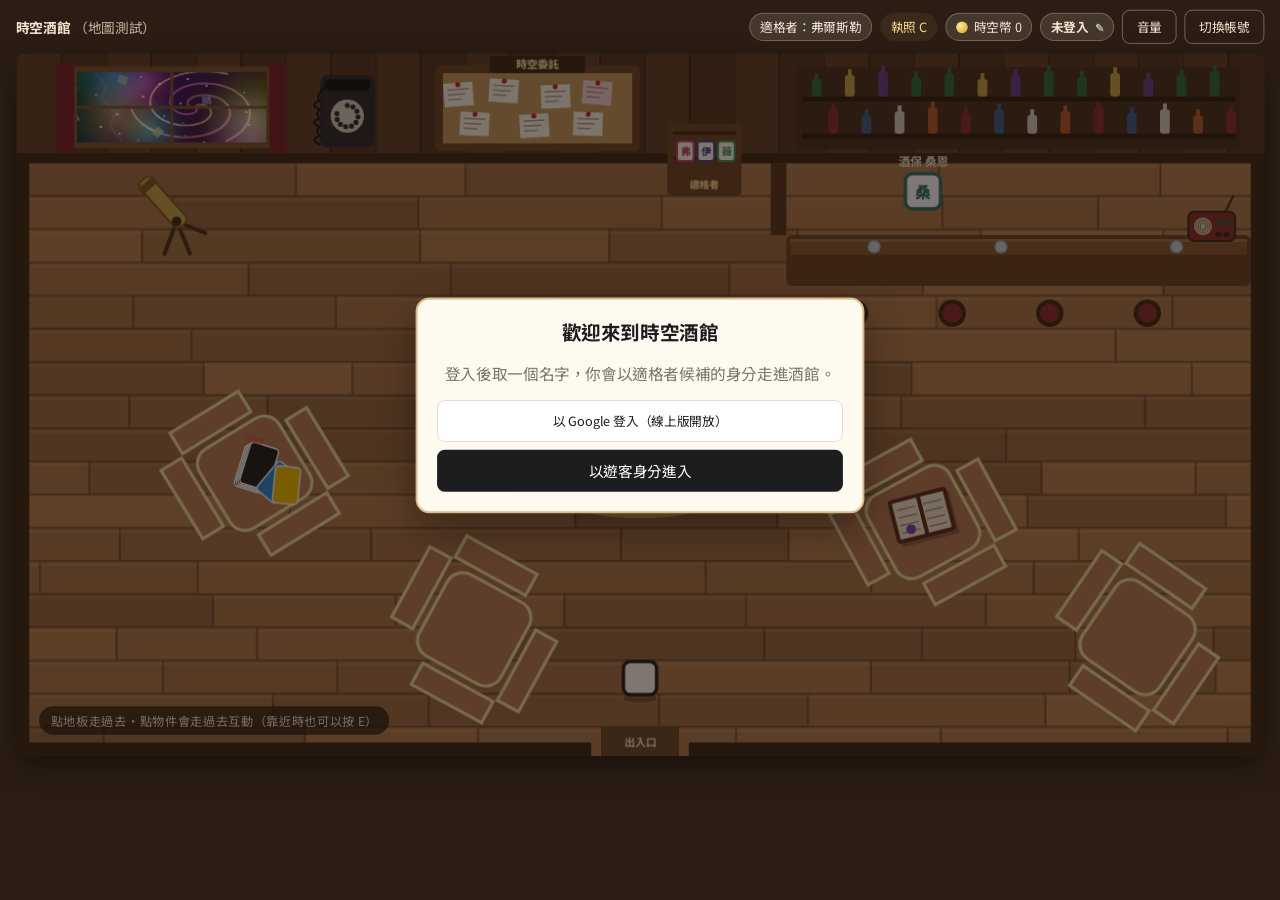
<file: index.html>
<!doctype html>
<html lang="zh-Hant">
<head>
<meta charset="utf-8">
<meta name="build" content="20261123215910">
<meta name="viewport" content="width=device-width, initial-scale=1">
<title>時空酒館</title>
<!-- 入口直接進時空酒館（原本的選角頁已經拿掉：選角在酒館的適格者名牌架，戰鬥測試在時空委託欄的「戰鬥測試」分頁） -->
<meta http-equiv="refresh" content="0; url=tavern.html">
<style>body{margin:0;background:#1f2933;color:#f2e6cc;font-family:system-ui,sans-serif;display:grid;place-items:center;height:100vh}a{color:#f2d79a}</style>
</head>
<body>
<p>正在前往時空酒館……（沒有自動跳轉的話，請點 <a href="tavern.html">這裡</a>）</p>
<script>location.replace("tavern.html" + location.search + location.hash);</script>
</body>
</html>
</file>
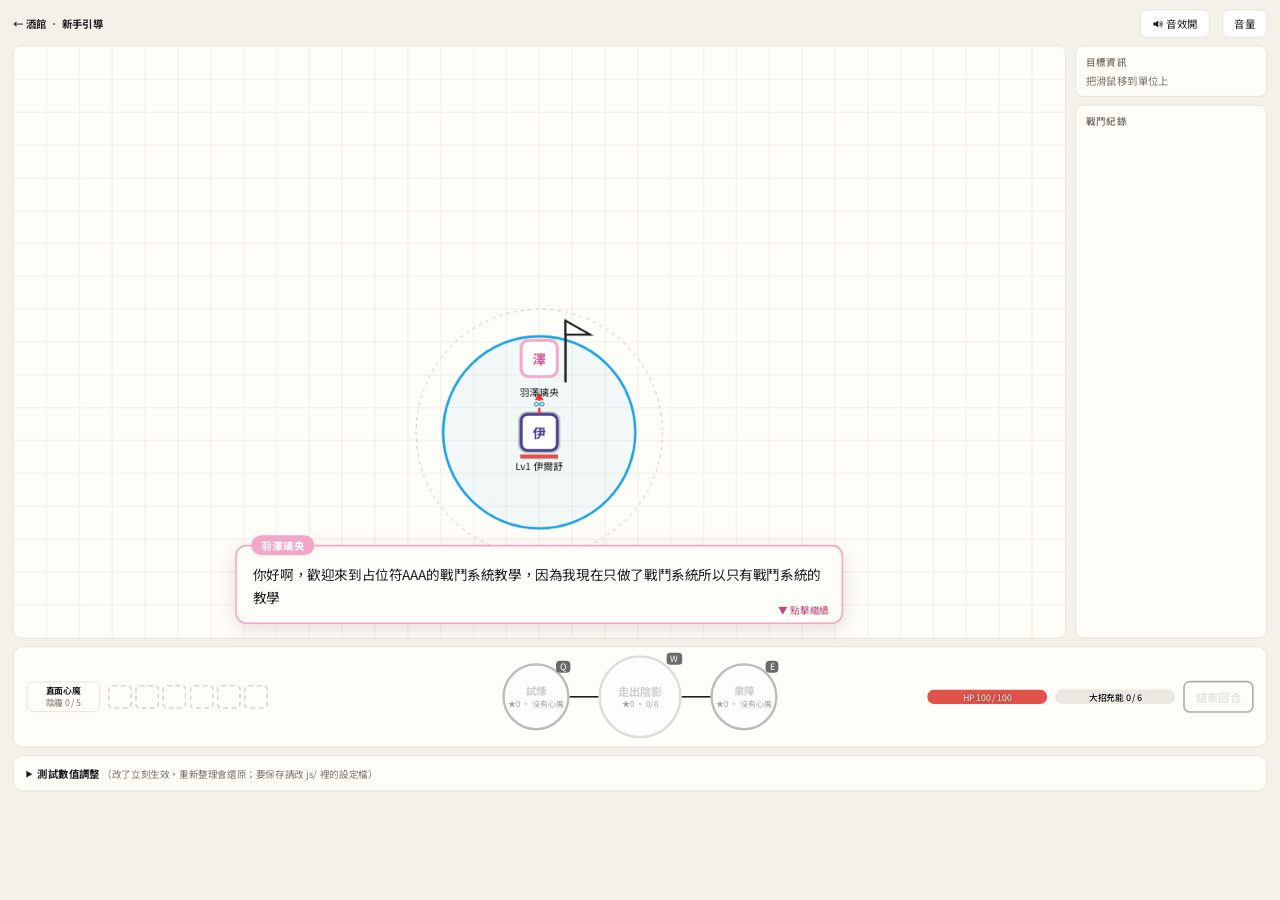
<file: battle.html>
<!doctype html>
<html lang="zh-Hant">
<head>
<meta charset="utf-8">
<meta name="build" content="20261123215910">
<meta name="viewport" content="width=device-width, initial-scale=1">
<title>戰鬥測試</title>
<link rel="preconnect" href="https://fonts.googleapis.com">
<link rel="preconnect" href="https://fonts.gstatic.com" crossorigin>
<link rel="stylesheet" href="https://fonts.googleapis.com/css2?family=Noto+Sans+TC:wght@400;700;900&display=swap">
<link rel="stylesheet" href="css/style.css?v=20261123215910">
</head>
<body class="battle-page">
<div id="fit">
<div id="app">
  <header id="topbar">
    <div id="roominfo"><a href="tavern.html" class="back">← 酒館</a> · <b id="roomName">測試房間</b></div>
    <div id="order"></div>
    <div id="roundInfo"></div>
    <button id="growBtn" class="ghost" type="button">角色成長</button>
    <button id="muteBtn" class="ghost" type="button"></button>
  </header>

  <main id="stage">
    <div id="canvasWrap">
      <canvas id="arena" width="1280" height="720"></canvas>
      <div id="bossBar" class="hidden" aria-live="polite">
        <div class="bn"></div>
        <div class="bb"><i></i><s></s></div>
        <div class="bmeta"><span class="bp"></span><span class="bv"></span></div>
      </div>
      <div id="banner" class="hidden"></div>
      <div id="toast" class="hidden"></div>
      <div id="fatal" class="hidden" role="alert"></div>
      <div id="ultBanner" class="hidden" role="status"></div>
      <div id="dialog" class="hidden" role="dialog" aria-live="polite">
        <div id="dialogName"></div>
        <p id="dialogText"></p>
        <span id="dialogNext" class="hidden">▼ 點擊繼續</span>
      </div>
      <div id="result" class="overlay hidden">
        <div class="panel">
          <h1 id="resultTitle"></h1>
          <div id="resultXp"></div>
          <button id="againBtn" class="primary">再來一場</button>
          <p><a href="tavern.html" class="back">回到酒館</a></p>
        </div>
      </div>
    </div>

    <aside id="side">
      <section>
        <h2>目標資訊</h2>
        <div id="inspect" class="muted">把滑鼠移到單位上</div>
      </section>
      <section class="grow">
        <h2>戰鬥紀錄</h2>
        <ol id="log"></ol>
      </section>
    </aside>
  </main>

  <footer id="hud">
    <div class="hud-left"><div id="passive" class="passive"></div><div id="items" class="items" aria-label="寶物欄"></div></div>
    <div id="skills">
      <button class="skill small" data-pos="left"><span class="key"></span><span class="nm"></span><span class="cost"></span><span class="cdmask"></span></button>
      <span class="link"></span>
      <button class="skill big" data-pos="center"><span class="key"></span><span class="nm"></span><span class="cost"></span><span class="cdmask"></span></button>
      <span class="link"></span>
      <button class="skill small" data-pos="right"><span class="key"></span><span class="nm"></span><span class="cost"></span><span class="cdmask"></span></button>
    </div>
    <div id="vitals">
      <div class="bar hp"><i></i><span></span></div>
      <div class="bar mp hidden"><i></i><span></span></div>
      <div class="bar charge"><i></i><span></span></div>
      <button id="endBtn">結束回合</button>
    </div>
  </footer>

  <details id="tuner">
    <summary>測試數值調整 <span class="muted">（改了立刻生效，重新整理會還原；要保存請改 js/ 裡的設定檔）</span></summary>
    <div id="tunerBody"></div>
    <button id="restartBtn" class="ghost">重新開始戰鬥</button>
  </details>
</div>
</div>
<script src="js/config.js?v=20261123215910"></script>
<script src="js/enemy-kit.js?v=20261123215910"></script>
<script src="js/volume.js?v=20261123215910"></script>
<script src="js/battle.js?v=20261123215910"></script>
<script src="js/characters/firsler.js?v=20261123215910"></script>
<script src="js/characters/ilshu.js?v=20261123215910"></script>
<script src="js/characters/vivilla.js?v=20261123215910"></script>
<script src="js/characters/guan.js?v=20261123215910"></script>
<script src="js/characters/hoffman.js?v=20261123215910"></script>
<script src="js/characters/marika.js?v=20261123215910"></script>
<script src="js/characters/cangyou.js?v=20261123215910"></script>
<script src="js/characters/youyan.js?v=20261123215910"></script>
<script src="js/characters/phantom.js?v=20261123215910"></script>
<script src="js/characters/bastian.js?v=20261123215910"></script>
<script src="js/characters/miyahime.js?v=20261123215910"></script>
<script src="js/characters/ilshu-tutorial.js?v=20261123215910"></script>
<script src="js/fate.js?v=20261123215910"></script>
<script src="js/fate-ui.js?v=20261123215910"></script>
<script src="js/tarot.js?v=20261123215910"></script>
<script src="js/progression.js?v=20261123215910"></script>
<script src="js/bag.js?v=20261123215910"></script>
<script src="js/profile.js?v=20261123215910"></script>
<script src="js/commissions.js?v=20261123215910"></script>
<script src="js/items.js?v=20261123215910"></script>
<script src="js/build-panel.js?v=20261123215910"></script>
<script src="js/ai.js?v=20261123215910"></script>
<script src="js/ai-icarus.js?v=20261123215910"></script>
<script src="js/tutorial.js?v=20261123215910"></script>
<script src="js/enemy-art.js?v=20261123215910"></script>
<script src="js/enemy-art-c.js?v=20261123215910"></script>
<script src="js/enemy-art-b.js?v=20261123215910"></script>
<script src="js/enemy-art-a.js?v=20261123215910"></script>
<script src="js/sea-art.js?v=20261123215910"></script>
<script src="js/enemy-art-d.js?v=20261123215910"></script>
<script src="js/ai-mosasaur.js?v=20261123215910"></script>
<script src="js/bestiary.js?v=20261123215910"></script>
<script src="js/casino.js?v=20261123215910"></script>
<script src="js/erod.js?v=20261123215910"></script>
<script src="js/juice.js?v=20261123215910"></script>
<script src="js/battle-ui.js?v=20261123215910"></script>
<script src="js/version-check.js?v=20261123215910"></script>
</body>
</html>
</file>
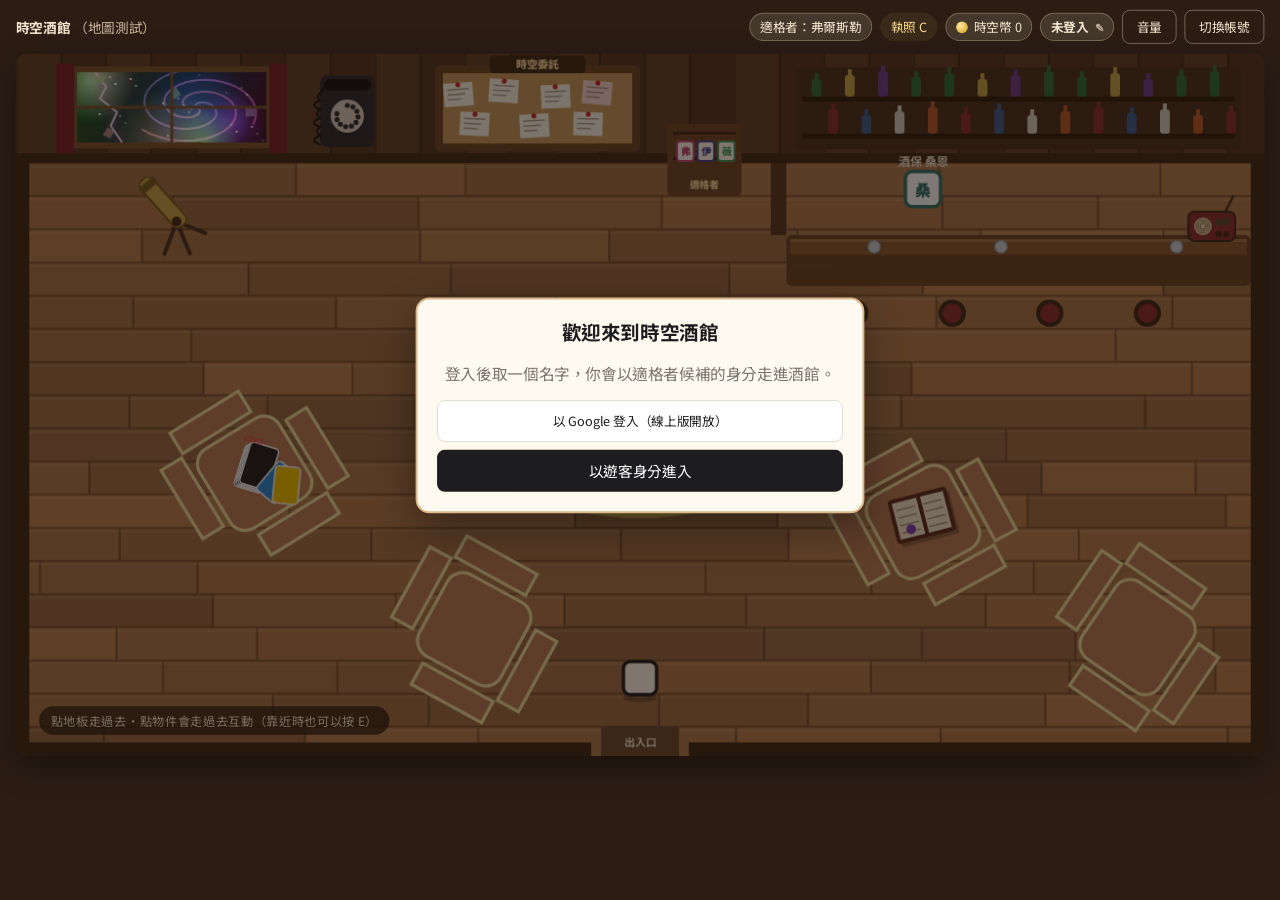
<file: tavern.html>
<!doctype html>
<html lang="zh-Hant">
<head>
<meta charset="utf-8">
<meta name="build" content="20261123215910">
<meta name="viewport" content="width=device-width, initial-scale=1">
<title>時空酒館</title>
<link rel="preconnect" href="https://fonts.googleapis.com">
<link rel="preconnect" href="https://fonts.gstatic.com" crossorigin>
<link rel="stylesheet" href="https://fonts.googleapis.com/css2?family=Noto+Sans+TC:wght@400;700;900&display=swap">
<link rel="stylesheet" href="css/style.css?v=20261123215910">
<link rel="stylesheet" href="css/tavern.css?v=20261123215910">
</head>
<body class="tavern-page">
<div id="fit">
<div id="tv">
  <header id="tvTop">
    <div class="tv-left"><b>時空酒館</b><span class="muted">（地圖測試）</span></div>
    <div class="tv-right">
      <span id="tvChar" class="chip"></span>
      <span id="tvRank" class="chip rank"></span>
      <span id="tvCoins" class="chip coin"></span>
      <span id="tvDrink" class="chip drink hidden"></span>
      <span id="tvTrip" class="chip trip hidden"></span>
      <button id="tvName" class="chip name" type="button" title="點一下更改名字"></button>
      <button id="logoutBtn" class="ghost" type="button">切換帳號</button>
    </div>
  </header>

  <main id="tvStage">
    <canvas id="tavern" width="1280" height="720" aria-label="酒館地圖"></canvas>
    <div id="tvHint" class="tv-hint">點地板走過去・點物件會走過去互動（靠近時也可以按 E）</div>
    <div id="fatal" class="hidden" role="alert"></div>

    <!-- 互動面板（調酒、委託欄、名牌架、電話、望遠鏡） -->
    <div id="tvPanel" class="tv-overlay hidden" role="dialog" aria-modal="true">
      <div class="tv-card">
        <header><h2 id="tvPanelTitle"></h2><button type="button" class="ghost tv-close" data-close aria-label="關閉">關閉</button></header>
        <div id="tvPanelBody"></div>
      </div>
    </div>

    <!-- 登入（正式版：Google 或遊客；測試版只有遊客） -->
    <div id="login" class="tv-overlay hidden" role="dialog" aria-modal="true" aria-labelledby="loginTitle">
      <div class="tv-card login">
        <h2 id="loginTitle">歡迎來到時空酒館</h2>
        <p class="muted">登入後取一個名字，你會以適格者候補的身分走進酒館。</p>
        <div class="login-btns">
          <button type="button" class="ghost" disabled title="線上版才開放">以 Google 登入（線上版開放）</button>
          <button type="button" id="guestBtn" class="primary">以遊客身分進入</button>
        </div>
        <form id="nameForm" class="hidden">
          <label for="nameInput">你的名字</label>
          <div class="name-row">
            <input id="nameInput" maxlength="12" autocomplete="off" placeholder="最多 12 個字" required>
            <button type="submit" class="primary">決定</button>
          </div>
          <p id="nameErr" class="tv-err" role="alert"></p>
        </form>
      </div>
    </div>

    <div id="askTutorial" class="tv-overlay hidden" role="dialog" aria-modal="true" aria-labelledby="askTitle">
      <div class="tv-card login">
        <h2 id="askTitle">要先進行戰鬥系統教學嗎？</h2>
        <p class="muted">羽澤璃央會用教學版的伊爾舒帶你熟悉戰鬥。之後也可以在酒館的「時空委託欄」重新進行。</p>
        <div class="login-btns">
          <button type="button" id="tutYes" class="primary">進行教學</button>
          <button type="button" id="tutNo" class="ghost">先逛逛酒館</button>
        </div>
      </div>
    </div>
    <div id="away" class="tv-overlay hidden" role="dialog" aria-modal="true" aria-labelledby="awayTitle">
      <div class="tv-card login">
        <h2 id="awayTitle">酒館的門沒有打開</h2>
        <p id="awayNote" class="muted"></p>
        <div class="login-btns"><a class="primary btnlink" href="world.html">回到時空</a></div>
      </div>
    </div>
  </main>
</div>
</div>
<script src="js/config.js?v=20261123215910"></script>
<script src="js/enemy-kit.js?v=20261123215910"></script>
<script src="js/volume.js?v=20261123215910"></script>
<script src="js/battle.js?v=20261123215910"></script>
<script src="js/characters/firsler.js?v=20261123215910"></script>
<script src="js/characters/ilshu.js?v=20261123215910"></script>
<script src="js/characters/vivilla.js?v=20261123215910"></script>
<script src="js/characters/guan.js?v=20261123215910"></script>
<script src="js/characters/hoffman.js?v=20261123215910"></script>
<script src="js/characters/marika.js?v=20261123215910"></script>
<script src="js/characters/cangyou.js?v=20261123215910"></script>
<script src="js/characters/youyan.js?v=20261123215910"></script>
<script src="js/characters/phantom.js?v=20261123215910"></script>
<script src="js/characters/bastian.js?v=20261123215910"></script>
<script src="js/characters/miyahime.js?v=20261123215910"></script>
<script src="js/characters/ilshu-tutorial.js?v=20261123215910"></script>
<script src="js/fate.js?v=20261123215910"></script>
<script src="js/recommend.js?v=20261123215910"></script>
<script src="js/factions.js?v=20261123215910"></script>
<script src="js/fate-ui.js?v=20261123215910"></script>
<script src="js/tarot.js?v=20261123215910"></script>
<script src="js/progression.js?v=20261123215910"></script>
<script src="js/bag.js?v=20261123215910"></script>
<script src="js/items.js?v=20261123215910"></script>
<script src="js/profile.js?v=20261123215910"></script>
<script src="js/commissions.js?v=20261123215910"></script>
<script src="js/gacha.js?v=20261123215910"></script>
<script src="js/enemy-art.js?v=20261123215910"></script>
<script src="js/enemy-art-c.js?v=20261123215910"></script>
<script src="js/enemy-art-b.js?v=20261123215910"></script>
<script src="js/enemy-art-a.js?v=20261123215910"></script>
<script src="js/sea-art.js?v=20261123215910"></script>
<script src="js/enemy-art-d.js?v=20261123215910"></script>
<script src="js/ai-mosasaur.js?v=20261123215910"></script>
<script src="js/casino.js?v=20261123215910"></script>
<script src="js/erod.js?v=20261123215910"></script>
<script src="js/bestiary.js?v=20261123215910"></script>
<script src="js/kn-stg.js?v=20261123215910"></script>
<script src="js/net.js?v=20261123215910"></script>
<script src="js/watergun.js?v=20261123215910"></script>
<script src="js/uno.js?v=20261123215910"></script>
<script src="js/tavern.js?v=20261123215910"></script>
<script src="js/version-check.js?v=20261123215910"></script>
</body>
</html>
</file>
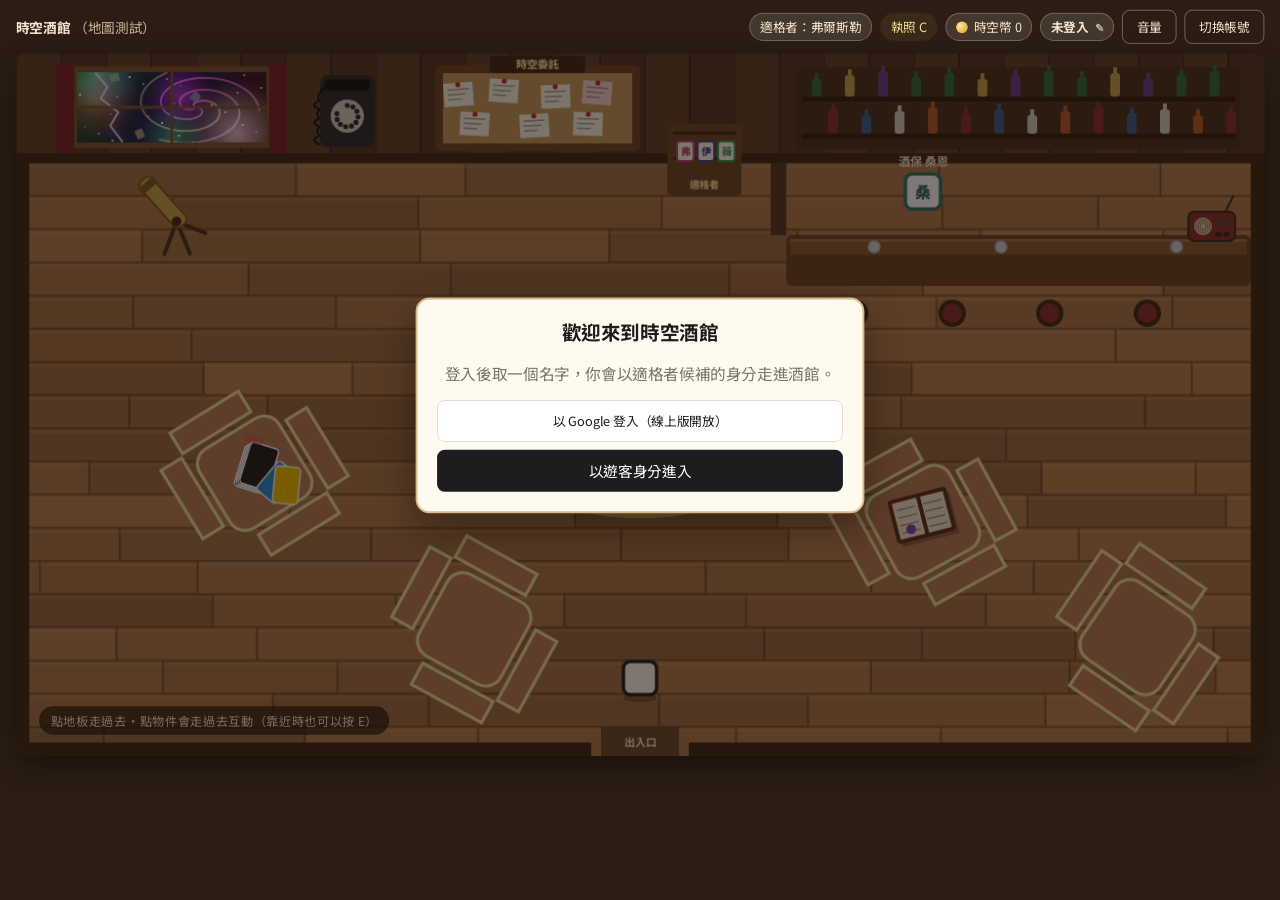
<file: world.html>
<!doctype html>
<html lang="zh-Hant">
<head>
<meta charset="utf-8">
<meta name="build" content="20261123215910">
<meta name="viewport" content="width=device-width, initial-scale=1">
<title>時空</title>
<link rel="preconnect" href="https://fonts.googleapis.com">
<link rel="preconnect" href="https://fonts.gstatic.com" crossorigin>
<link rel="stylesheet" href="https://fonts.googleapis.com/css2?family=Noto+Sans+TC:wght@400;700;900&display=swap">
<link rel="stylesheet" href="css/style.css?v=20261123215910">
<link rel="stylesheet" href="css/tavern.css?v=20261123215910">
<link rel="stylesheet" href="css/world.css?v=20261123215910">
</head>
<body class="world-page">
<div id="fit">
<div id="wx">
  <main id="wxStage">
    <canvas id="map" width="1280" height="720" aria-label="地圖"></canvas>

    <!-- 左上：適格者、名字、生命、金幣 -->
    <div class="wx-hud tl">
      <div class="who"><span id="wxFace" class="face"></span>
        <div><button id="wxName" type="button" class="nm" title="點一下更改名字"></button><div id="wxWorld" class="wl"></div></div></div>
      <div class="hpbar"><i id="wxHp"></i><span id="wxHpText"></span></div>
      <div class="gold"><span class="coin-ic"></span><span id="wxGold"></span> 金幣</div>
    </div>
    <!-- 右上：委託 -->
    <div class="wx-hud tr">
      <button id="logBtn" type="button" class="ghost">委託（L）</button>
      <button id="bagBtn" type="button" class="ghost">行囊（I）</button>
      <button id="growBtn" type="button" class="ghost">角色成長</button>
      <button id="muteBtn" type="button" class="ghost"></button>
      <button id="trackBtn" type="button" class="ghost" aria-controls="wxTrack">指示：收起</button>
    </div>
    <!-- 委託追蹤：每張委託的下一步 -->
    <ol id="wxTrack" class="wx-track" aria-label="委託進度"></ol>
    <!-- 下方：模式、Q 技能 -->
    <div class="wx-hud bl">
      <div id="modeChip" class="mode"></div>
      <button id="qBtn" type="button" class="qbtn"><span class="k">Q</span><span id="qName"></span><span id="qCd" class="cd"></span><i id="qMask"></i></button>
      <div class="wx-help">左鍵：移動／互動　右鍵：切換移動・攻擊</div>
    </div>
    <canvas id="mini" width="200" height="250" aria-label="小地圖"></canvas>

    <div id="wxToast" class="wx-toast hidden" role="status"></div>
    <div id="wxFade" class="wx-fade hidden"><b id="wxFadeText"></b></div>
    <div id="fatal" class="hidden" role="alert"></div>

    <div id="wxPanel" class="tv-overlay hidden" role="dialog" aria-modal="true">
      <div class="tv-card">
        <header><h2 id="wxPanelTitle"></h2><button type="button" class="ghost" data-close aria-label="關閉">關閉</button></header>
        <div id="wxPanelBody"></div>
      </div>
    </div>
  </main>
</div>
</div>
<script src="js/config.js?v=20261123215910"></script>
<script src="js/enemy-kit.js?v=20261123215910"></script>
<script src="js/volume.js?v=20261123215910"></script>
<script src="js/battle.js?v=20261123215910"></script>
<script src="js/characters/firsler.js?v=20261123215910"></script>
<script src="js/characters/ilshu.js?v=20261123215910"></script>
<script src="js/characters/vivilla.js?v=20261123215910"></script>
<script src="js/characters/guan.js?v=20261123215910"></script>
<script src="js/characters/hoffman.js?v=20261123215910"></script>
<script src="js/characters/marika.js?v=20261123215910"></script>
<script src="js/characters/cangyou.js?v=20261123215910"></script>
<script src="js/characters/youyan.js?v=20261123215910"></script>
<script src="js/characters/phantom.js?v=20261123215910"></script>
<script src="js/characters/bastian.js?v=20261123215910"></script>
<script src="js/characters/miyahime.js?v=20261123215910"></script>
<script src="js/fate.js?v=20261123215910"></script>
<script src="js/recommend.js?v=20261123215910"></script>
<script src="js/factions.js?v=20261123215910"></script>
<script src="js/fate-ui.js?v=20261123215910"></script>
<script src="js/tarot.js?v=20261123215910"></script>
<script src="js/progression.js?v=20261123215910"></script>
<script src="js/bag.js?v=20261123215910"></script>
<script src="js/items.js?v=20261123215910"></script>
<script src="js/build-panel.js?v=20261123215910"></script>
<script src="js/profile.js?v=20261123215910"></script>
<script src="js/commissions.js?v=20261123215910"></script>
<script src="js/maps/ci00001.js?v=20261123215910"></script>
<script src="js/enemy-art.js?v=20261123215910"></script>
<script src="js/enemy-art-c.js?v=20261123215910"></script>
<script src="js/enemy-art-b.js?v=20261123215910"></script>
<script src="js/enemy-art-a.js?v=20261123215910"></script>
<script src="js/enemy-art-d.js?v=20261123215910"></script>
<script src="js/ai-mosasaur.js?v=20261123215910"></script>
<script src="js/maps/hw01031.js?v=20261123215910"></script>
<script src="js/worlds/hw01031.js?v=20261123215910"></script>
<script src="js/maps/lb00042.js?v=20261123215910"></script>
<script src="js/worlds/lb00042.js?v=20261123215910"></script>
<script src="js/worlds/lb00042-exp.js?v=20261123215910"></script>
<script src="js/maps/rt00317.js?v=20261123215910"></script>
<script src="js/worlds/rt00317.js?v=20261123215910"></script>
<script src="js/maps/ru20314.js?v=20261123215910"></script>
<script src="js/maps/ru20314-ruins.js?v=20261123215910"></script>
<script src="js/worlds/ru20314.js?v=20261123215910"></script>
<script src="js/worlds/ru20314-ruins.js?v=20261123215910"></script>
<script src="js/maps/md01921.js?v=20261123215910"></script>
<script src="js/worlds/md01921.js?v=20261123215910"></script>
<script src="js/maps/md01921-house.js?v=20261123215910"></script>
<script src="js/worlds/md01921-house.js?v=20261123215910"></script>
<script src="js/worlds/b-kit.js?v=20261123215910"></script>
<script src="js/wander.js?v=20261123215910"></script>
<script src="js/maps/co00756.js?v=20261123215910"></script>
<script src="js/worlds/co00756.js?v=20261123215910"></script>
<script src="js/maps/er00119.js?v=20261123215910"></script>
<script src="js/worlds/er00119.js?v=20261123215910"></script>
<script src="js/maps/mm22330.js?v=20261123215910"></script>
<script src="js/worlds/mm22330.js?v=20261123215910"></script>
<script src="js/maps/mm22330-mine.js?v=20261123215910"></script>
<script src="js/worlds/mm22330-mine.js?v=20261123215910"></script>
<script src="js/maps/dg00777.js?v=20261123215910"></script>
<script src="js/worlds/dg00777.js?v=20261123215910"></script>
<script src="js/maps/ft00021.js?v=20261123215910"></script>
<script src="js/worlds/ft00021.js?v=20261123215910"></script>
<script src="js/maps/bh03278.js?v=20261123215910"></script>
<script src="js/worlds/bh03278.js?v=20261123215910"></script>
<script src="js/maps/cd02016.js?v=20261123215910"></script>
<script src="js/worlds/cd02016.js?v=20261123215910"></script>
<script src="js/maps/mj44444.js?v=20261123215910"></script>
<script src="js/worlds/mj44444.js?v=20261123215910"></script>
<script src="js/maps/li44444.js?v=20261123215910"></script>
<script src="js/worlds/li44444.js?v=20261123215910"></script>
<script src="js/maps/lg00412.js?v=20261123215910"></script>
<script src="js/maps/lg00412-forge.js?v=20261123215910"></script>
<script src="js/worlds/lg00412.js?v=20261123215910"></script>
<script src="js/worlds/lg00412-forge.js?v=20261123215910"></script>
<script src="js/maps/kn59810.js?v=20261123215910"></script>
<script src="js/kn-stg.js?v=20261123215910"></script>
<script src="js/race.js?v=20261123215910"></script>
<script src="js/watergun.js?v=20261123215910"></script>
<script src="js/worlds/kn59810.js?v=20261123215910"></script>
<script src="js/maps/sn00512.js?v=20261123215910"></script>
<script src="js/worlds/sn00512.js?v=20261123215910"></script>
<script src="js/maps/tr00088.js?v=20261123215910"></script>
<script src="js/worlds/tr00088.js?v=20261123215910"></script>
<script src="js/maps/bc00003.js?v=20261123215910"></script>
<script src="js/worlds/bc00003.js?v=20261123215910"></script>
<script src="js/maps/kt33233.js?v=20261123215910"></script>
<script src="js/worlds/kt33233.js?v=20261123215910"></script>
<script src="js/maps/wp00716.js?v=20261123215910"></script>
<script src="js/worlds/wp00716.js?v=20261123215910"></script>
<script src="js/maps/sp10101.js?v=20261123215910"></script>
<script src="js/maps/sp10101-cool.js?v=20261123215910"></script>
<script src="js/worlds/sp10101.js?v=20261123215910"></script>
<script src="js/worlds/sp10101-cool.js?v=20261123215910"></script>
<script src="js/sea-art.js?v=20261123215910"></script>
<script src="js/maps/aq00618.js?v=20261123215910"></script>
<script src="js/worlds/aq00618.js?v=20261123215910"></script>
<script src="js/maps/aq00618-wild.js?v=20261123215910"></script>
<script src="js/worlds/aq00618-wild.js?v=20261123215910"></script>
<script src="js/fishing.js?v=20261123215910"></script>
<script src="js/explore.js?v=20261123215910"></script>
<script src="js/version-check.js?v=20261123215910"></script>
</body>
</html>
</file>
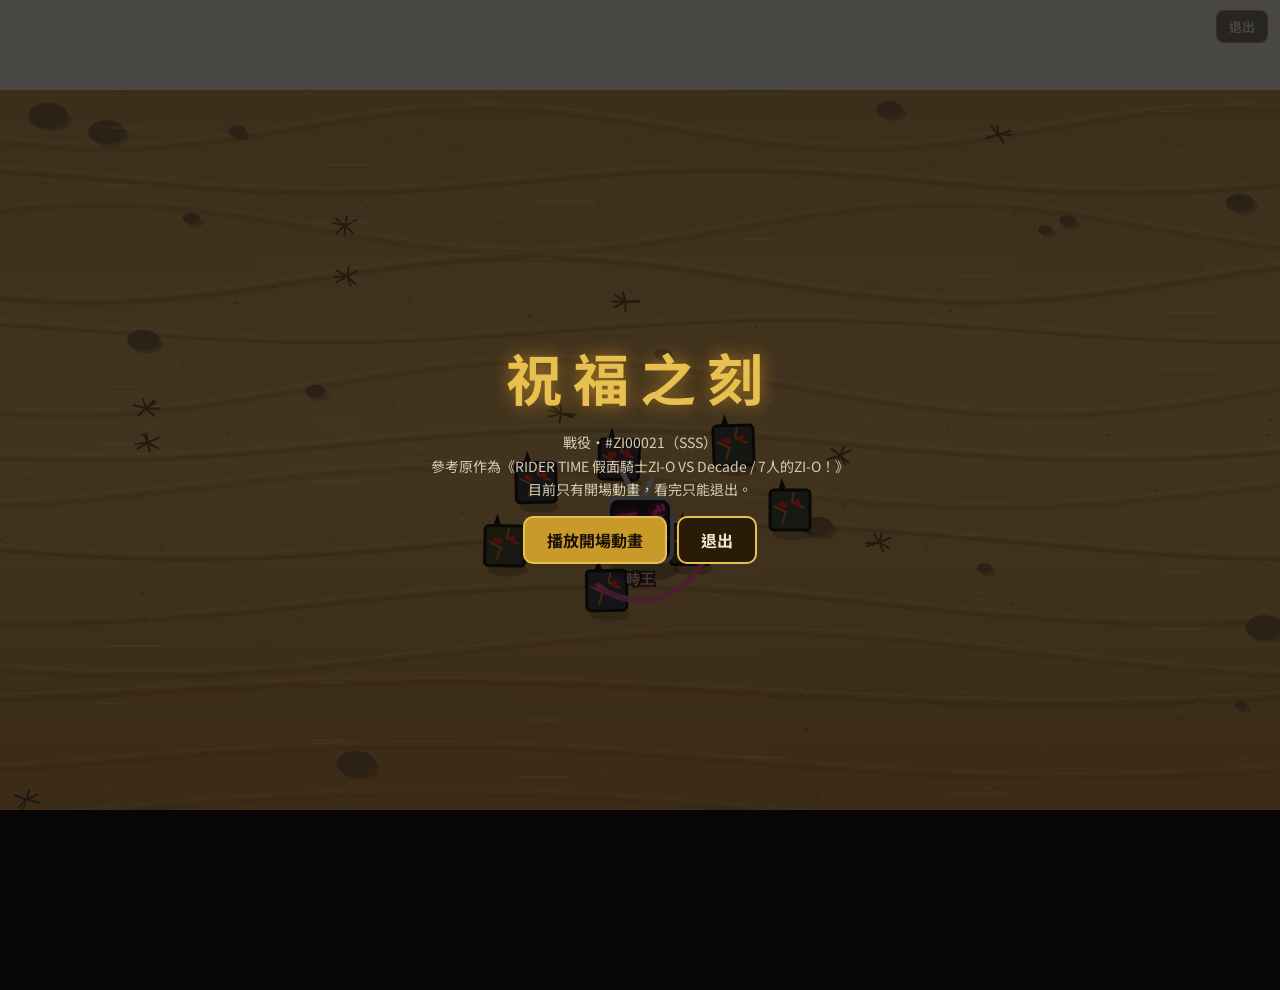
<file: zio.html>
<!doctype html>
<html lang="zh-Hant">
<head>
<meta charset="utf-8">
<meta name="build" content="20261123215910">
<meta name="viewport" content="width=device-width, initial-scale=1">
<title>祝福之刻</title>
<link rel="preconnect" href="https://fonts.googleapis.com">
<link rel="preconnect" href="https://fonts.gstatic.com" crossorigin>
<link rel="stylesheet" href="https://fonts.googleapis.com/css2?family=Noto+Sans+TC:wght@400;700;900&display=swap">
<link rel="stylesheet" href="css/style.css?v=20261123215910">
<style>
  body.zio-page { margin: 0; background: #0a0806; overflow: hidden; height: 100vh; }
  #zio { display: block; margin: 0 auto; background: #000; }
  .zio-ui { position: fixed; inset: 0; display: flex; align-items: center; justify-content: center; flex-direction: column; gap: 14px; color: #f4e8c8; background: rgba(8,6,4,.72); font-family: "Noto Sans TC", sans-serif; text-align: center; padding: 16px; }
  .zio-ui h1 { margin: 0; font-size: clamp(28px, 6vw, 56px); letter-spacing: .2em; color: #e8c050; text-shadow: 0 0 18px rgba(232,160,40,.6); }
  .zio-ui p { margin: 0; max-width: 640px; line-height: 1.7; font-size: 14px; color: #d8ccb0; }
  .zio-ui .row { display: flex; gap: 10px; flex-wrap: wrap; justify-content: center; }
  .zio-ui button, .zio-ui a.btn { font: 700 16px "Noto Sans TC", sans-serif; padding: 10px 22px; border-radius: 10px; border: 2px solid #e8c050; background: #2a1a08; color: #f4e8c8; cursor: pointer; text-decoration: none; }
  .zio-ui button.primary { background: #c89a2a; color: #1a1006; }
  .zio-exit { position: fixed; top: 10px; right: 12px; font: 700 13px "Noto Sans TC", sans-serif; color: #f4e8c8; background: rgba(0,0,0,.5); border: 1px solid rgba(232,192,80,.6); border-radius: 8px; padding: 6px 12px; text-decoration: none; }
  .hidden { display: none !important; }
</style>
</head>
<body class="zio-page">
<canvas id="zio" width="1280" height="720"></canvas>
<a class="zio-exit" href="tavern.html">退出</a>
<div class="zio-ui" id="zioStart">
  <h1>祝福之刻</h1>
  <p>戰役・#ZI00021（SSS）<br>參考原作為《RIDER TIME 假面騎士ZI-O VS Decade / 7人的ZI-O！》<br>目前只有開場動畫，看完只能退出。</p>
  <div class="row"><button type="button" class="primary" id="zioPlay">播放開場動畫</button><a class="btn" href="tavern.html">退出</a></div>
</div>
<div class="zio-ui hidden" id="zioEnd">
  <h1>祝福之刻</h1>
  <p>為了這個毀壞的世界，希望是否能寄託於某個假面騎士歷史之外的存在？<br>（戰役本體還在準備中）</p>
  <div class="row"><button type="button" id="zioAgain">再看一次</button><a class="btn" href="tavern.html">退出</a></div>
</div>
<script src="js/zio.js?v=20261123215910"></script>
</body>
</html>
</file>
<file: css/style.css>
:root {
  --bg: #f4f1ea;
  --paper: #fffdf8;
  --ink: #1d1d1f;
  --muted: #7a756b;
  --line: #e2ddd2;
  --blue: #1aa3e8;
  --green: #2bb24c;
  --orange: #f08a2c;
  --yellow: #f2cf1d;
  --red: #e53935;
  --hp: #e0524a;
  --mp: #3d7fe0;
  /* 字型固定用網路字型 Noto Sans TC，各瀏覽器看起來才會一樣（載入失敗才退回系統字型） */
  --font: "Noto Sans TC", "PingFang TC", "Microsoft JhengHei", sans-serif;
}
* { box-sizing: border-box; }
html, body { margin: 0; height: 100%; background: var(--bg); color: var(--ink); font-family: var(--font); }
button { font-family: inherit; cursor: pointer; }
.hidden { display: none !important; }
.muted { color: var(--muted); }

#app { max-width: 1640px; margin: 0 auto; padding: 12px 16px 16px; display: flex; flex-direction: column; gap: 10px; }

/* 上方：房間與行動順序 */
#topbar { display: flex; align-items: center; gap: 16px; font-size: 13px; color: var(--muted); }
#topbar b { color: var(--ink); }
#order { flex: 1; display: flex; gap: 6px; overflow-x: auto; justify-content: center; }
.chip { display: flex; align-items: center; gap: 6px; padding: 4px 10px; border-radius: 999px;
  background: var(--paper); border: 1px solid var(--line); white-space: nowrap; color: var(--ink); font-size: 12px; }
.chip .dot { width: 10px; height: 10px; border: 2px solid var(--green); border-radius: 50%; }
.chip.player .dot { border-color: var(--ink); border-radius: 3px; }
.chip.now { border-color: var(--ink); box-shadow: 0 0 0 2px var(--ink) inset; font-weight: 700; }
.chip.dead { opacity: .35; text-decoration: line-through; }
.chip .spd { color: var(--muted); font-size: 11px; }

/* 中間：場地 + 側欄 */
#stage { display: flex; gap: 12px; align-items: stretch; }
#canvasWrap { position: relative; flex: 1; min-width: 0; }
#arena { width: 100%; height: auto; display: block; background: var(--paper); border: 1px solid var(--line);
  border-radius: 10px; cursor: crosshair; touch-action: manipulation; }

#side { width: 240px; display: flex; flex-direction: column; gap: 10px; }
#side section { background: var(--paper); border: 1px solid var(--line); border-radius: 10px; padding: 10px 12px; font-size: 13px; }
#side section.grow { flex: 1; min-height: 0; display: flex; flex-direction: column; }
#side h2 { margin: 0 0 6px; font-size: 12px; letter-spacing: .08em; color: var(--muted); font-weight: 600; }
#log { list-style: none; margin: 0; padding: 0; overflow-y: auto; max-height: 260px; flex: 1; font-size: 12px; line-height: 1.6; }
#log li.sep { color: var(--muted); margin-top: 4px; }
.help p { margin: 0 0 6px; line-height: 1.6; font-size: 12px; color: var(--muted); }
.help b { color: var(--ink); }
#inspect table { width: 100%; border-collapse: collapse; }
#inspect td { padding: 2px 0; }
#inspect td:last-child { text-align: right; font-variant-numeric: tabular-nums; }
#inspect .nm { font-weight: 700; margin-bottom: 4px; }

/* 疊在場地上的提示 */
#banner { position: absolute; top: 12px; left: 50%; transform: translateX(-50%); padding: 8px 16px; border-radius: 8px;
  background: var(--ink); color: #fff; font-size: 14px; display: flex; gap: 12px; align-items: center; white-space: nowrap; }
#banner.danger { background: var(--red); }
#banner button { border: 0; border-radius: 6px; padding: 4px 10px; background: #fff; color: var(--ink); font-size: 13px; }
#toast { position: absolute; bottom: 12px; left: 50%; transform: translateX(-50%); background: rgba(29,29,31,.88); color: #fff;
  padding: 6px 14px; border-radius: 8px; font-size: 13px; }
.overlay { position: absolute; inset: 0; display: grid; place-items: center; background: rgba(244,241,234,.75); border-radius: 10px; }
.panel { background: var(--paper); border: 1px solid var(--line); border-radius: 12px; padding: 24px 32px; text-align: center; min-width: 280px; }
.panel h1 { margin: 0 0 6px; font-size: 24px; }
.panel ul { list-style: none; padding: 0; margin: 14px 0; }
.panel li { padding: 4px 0; }
.panel .hint { font-size: 12px; color: var(--muted); margin: 14px 0 0; }
.primary { border: 0; background: var(--ink); color: #fff; padding: 10px 24px; border-radius: 8px; font-size: 15px; }

/* 下方 HUD：照草圖 — 左星星、中技能、右數值 */
#hud { display: grid; grid-template-columns: 1fr auto 1fr; align-items: center; gap: 16px;
  background: var(--paper); border: 1px solid var(--line); border-radius: 12px; padding: 10px 16px; }
#stars { display: flex; gap: 6px; }
.star { width: 38px; height: 38px; }
.star path { fill: none; stroke: var(--blue); stroke-width: 2.4; stroke-linejoin: round; }
.star.on path { fill: var(--blue); fill-opacity: .18; }
.star.off path { stroke: #c9c4b9; }
.star.spend path { stroke: var(--red); fill: var(--red); fill-opacity: .15; }

#skills { display: flex; align-items: center; }
#skills .link { width: 36px; height: 2px; background: var(--ink); }
.skill { position: relative; border-radius: 50%; background: var(--paper); display: flex; flex-direction: column;
  align-items: center; justify-content: center; line-height: 1.15; padding: 0; transition: transform .1s, background .1s; }
.skill.small { width: 76px; height: 76px; border: 3px solid var(--orange); }
.skill.big { width: 96px; height: 96px; border: 3px solid var(--yellow); }
.skill .key { position: absolute; top: -6px; right: -4px; background: var(--ink); color: #fff; font-size: 11px;
  border-radius: 5px; padding: 1px 5px; }
.skill .nm { font-size: 13px; font-weight: 700; }
.skill .cost { font-size: 10px; color: var(--muted); margin-top: 2px; }
.skill:hover:not(:disabled) { transform: translateY(-2px); }
.skill.active.small { background: #fde9d5; }
.skill.active.big { background: #fcf4c6; }
.skill:disabled { opacity: .4; cursor: not-allowed; }

#vitals { display: flex; align-items: center; gap: 10px; justify-content: flex-end; }
.bar { position: relative; width: 150px; height: 18px; background: #ece8df; border-radius: 9px; overflow: hidden; }
.bar i { position: absolute; inset: 0 auto 0 0; transition: width .25s; }
.bar.hp i { background: var(--hp); }
.bar.mp i { background: var(--mp); }
.bar span { position: relative; display: block; text-align: center; font-size: 11px; line-height: 18px; color: #fff;
  text-shadow: 0 0 3px rgba(0,0,0,.5); font-variant-numeric: tabular-nums; }
#endBtn { border: 2px solid var(--ink); background: var(--paper); border-radius: 8px; padding: 8px 14px; font-size: 14px; font-weight: 700; }
#endBtn:disabled { opacity: .35; cursor: not-allowed; }



/* 戰鬥頁補充 */
.back { color: var(--ink); text-decoration: none; font-weight: 600; }
.back:hover { text-decoration: underline; }
.panel li { display: flex; align-items: center; gap: 8px; justify-content: center; }
.sq { display: inline-block; width: 14px; height: 14px; border: 3px solid var(--ink); border-radius: 4px; }

/* 測試數值面板 */
#tuner { background: var(--paper); border: 1px solid var(--line); border-radius: 12px; padding: 10px 16px; font-size: 13px; }
#tuner summary { cursor: pointer; font-weight: 700; padding: 2px 0; }
#tuner summary .muted { font-weight: 400; font-size: 12px; }
#tunerBody { display: grid; grid-template-columns: repeat(auto-fill, minmax(260px, 1fr)); gap: 8px 20px; margin: 12px 0; }
#tunerBody label { display: grid; grid-template-columns: 9.5em 1fr 3em; gap: 8px; align-items: center; }
#tunerBody span { color: var(--muted); font-size: 12px; }
#tunerBody input { width: 100%; accent-color: var(--ink); }
#tunerBody output { text-align: right; font-variant-numeric: tabular-nums; }
.ghost { border: 1px solid var(--line); background: #fff; border-radius: 8px; padding: 7px 14px; font-size: 13px; color: var(--ink); }

/* ===== 角色技能 HUD ===== */
#stars { flex-wrap: wrap; max-width: 260px; gap: 2px; }
.star { width: 32px; height: 32px; }
.skill.small { width: 84px; height: 84px; }
.skill.big { width: 104px; height: 104px; }
.skill .nm { font-size: 13px; }
.skill.big .nm { font-size: 14px; }
.skill .cost { font-size: 10px; white-space: nowrap; }
/* 冷卻中 / 未充能：灰階，但不像 disabled 那麼淡，看得清楚冷卻數字 */
.skill.cooling { filter: grayscale(.85); }
.skill.cooling:disabled { opacity: .65; }
.skill.armed { box-shadow: 0 0 0 4px rgba(194,71,122,.25); border-color: #c2477a; }
.bar.charge i { background: linear-gradient(90deg, #f4aac8, #c2477a); }
.chip.done { opacity: .55; }
#tunerBody h3 { grid-column: 1 / -1; margin: 6px 0 0; font-size: 12px; color: var(--ink); border-bottom: 1px solid var(--line); padding-bottom: 4px; }
.panel p { margin: 12px 0 0; }
.bar.charge span { color: var(--ink); text-shadow: 0 0 3px #fff, 0 0 2px #fff; font-weight: 600; }

/* Boss 大招標示 */
#ultBanner { position: absolute; left: 0; right: 0; top: 42%; transform: translateY(-50%); pointer-events: none;
  text-align: center; font-size: 30px; font-weight: 900; letter-spacing: .12em; color: #fff;
  background: linear-gradient(90deg, transparent, rgba(198,40,40,.72) 18%, rgba(198,40,40,.72) 82%, transparent);
  padding: 14px 0; text-shadow: 0 2px 6px rgba(0,0,0,.35); }
#ultBanner.in { animation: ultIn .45s ease-out both; }
#ultBanner.out { animation: ultOut .9s ease-in both; }
@keyframes ultIn { from { opacity: 0; transform: translateY(-50%) scaleX(.6); } to { opacity: 1; transform: translateY(-50%) scaleX(1); } }
@keyframes ultOut { from { opacity: 1; } to { opacity: 0; } }

/* 角色被動 */
.passive { display: flex; flex-direction: column; align-items: center; justify-content: center; padding: 3px 10px; min-width: 92px;
  border: 1.5px solid var(--line); border-radius: 8px; font-size: 11px; line-height: 1.35; color: var(--muted); cursor: help; }
.passive b { color: var(--ink); font-size: 11px; }
.passive.on { border-color: #8a7cc4; background: #f6f3ff; color: #4b3f8f; }
.passive:empty { display: none; }

/* 行動點移到角色頭上：HUD 左邊放被動 */
.hud-left { display: flex; align-items: center; gap: 10px; }
.ap-hint { font-size: 11px; }
.skill.locked { filter: grayscale(1); opacity: .3; }

/* 教學：目標提示、對話框 */
#banner.tutorial { background: #c2477a; }
#banner { transition: opacity .25s; }
#banner.fade { opacity: 0; transition: opacity 1.5s; pointer-events: none; }
#dialog { position: absolute; left: 50%; bottom: 18px; transform: translateX(-50%); width: min(760px, calc(100% - 32px));
  background: rgba(255,253,248,.97); border: 2.5px solid #f4a6c7; border-radius: 14px; padding: 14px 20px 16px;
  box-shadow: 0 6px 24px rgba(0,0,0,.12); cursor: pointer; user-select: none; }
#dialogName { position: absolute; top: -14px; left: 18px; background: #f4a6c7; color: #fff; font-weight: 800; font-size: 13px;
  padding: 3px 12px; border-radius: 999px; letter-spacing: .05em; }
#dialogText { margin: 6px 0 0; font-size: 17px; line-height: 1.75; min-height: 3.5em; color: var(--ink); }
#dialogNext { position: absolute; right: 16px; bottom: 8px; font-size: 12px; color: #c2477a; animation: blink 1s infinite; }
@keyframes blink { 50% { opacity: .3; } }

/* ===== 戰鬥頁：固定 1600px 寬的設計尺寸，再依視窗等比例縮放 =====
   不管是哪個瀏覽器、有沒有側邊欄、縮放比例多少，版面比例都一樣 */
body.battle-page { overflow-x: hidden; }
body.battle-page #fit { margin: 0 auto; }
body.battle-page #app { width: 1600px; max-width: none; margin: 0; transform-origin: top left; }
body.battle-page * { -webkit-text-size-adjust: 100%; text-size-adjust: 100%; }
.mute-ico { display: inline-block; width: 14px; height: 14px; vertical-align: -2px; margin-right: 4px; }

/* 錯誤與版本檢查提示 */
#fatal { position: absolute; left: 16px; right: 16px; top: 56px; background: #c62828; color: #fff; padding: 10px 14px;
  border-radius: 8px; font-size: 14px; line-height: 1.6; z-index: 5; }
#versionWarn { position: fixed; left: 0; right: 0; top: 0; z-index: 99; background: #c62828; color: #fff; padding: 10px 16px;
  font: 14px/1.6 "Noto Sans TC", sans-serif; }
#versionWarn b { font-weight: 800; }
/* ===== 角色成長介面（選角頁、戰鬥頁共用） ===== */
.bp-overlay { position: fixed; inset: 0; z-index: 50; background: rgba(29,29,31,.42); display: grid; place-items: center; padding: 16px; }
.bp-panel { width: min(1080px, 100%); max-height: calc(100vh - 32px); overflow: auto; background: var(--paper); border-radius: 16px;
  border: 1px solid var(--line); box-shadow: 0 18px 50px rgba(0,0,0,.22); padding: 18px 20px 20px; color: var(--ink); }
.bp-head { display: flex; gap: 14px; align-items: center; border-bottom: 1px solid var(--line); padding-bottom: 12px; }
.bp-head h2 { margin: 0; font-size: 20px; display: flex; align-items: baseline; gap: 10px; }
.bp-head p { margin: 3px 0 0; font-size: 12px; }
.bp-head .bp-close { margin-left: auto; }
.bp-icon { display: grid; place-items: center; width: 46px; height: 46px; flex: none; border: 3.5px solid var(--c); border-radius: 12px;
  background: #fff; color: var(--c); font-weight: 800; font-size: 20px; }
.bp-lv { font-size: 15px; color: var(--c); font-weight: 900; }
.bp-body { display: grid; grid-template-columns: 1fr 1.25fr; gap: 22px; margin-top: 14px; }
.bp-col h3 { margin: 14px 0 8px; font-size: 14px; display: flex; align-items: center; gap: 8px; }
.bp-col h3:first-child { margin-top: 0; }
.bp-small { font-size: 11.5px; line-height: 1.6; margin: 8px 0 0; }
.bp-pill { font-size: 11px; font-weight: 700; border-radius: 999px; padding: 2px 9px; background: #ece8df; color: var(--muted); }
.bp-pill.on { background: var(--c); color: #fff; }
.bp-level { display: flex; align-items: center; gap: 8px; }
.bp-level input[type="range"] { flex: 1; accent-color: var(--c); }
.bp-level input[type="number"] { width: 64px; font: inherit; font-size: 14px; padding: 4px 6px; border: 1px solid var(--line); border-radius: 6px; }
.bp-mini { width: 26px; height: 26px; border-radius: 6px; border: 1px solid var(--line); background: #fff; font-size: 15px; line-height: 1; padding: 0; color: var(--ink); }
.bp-mini:disabled { opacity: .35; cursor: default; }
.bp-xp { position: relative; height: 20px; margin-top: 10px; background: #ece8df; border-radius: 6px; overflow: hidden; }
.bp-xp i { position: absolute; inset: 0 auto 0 0; background: color-mix(in srgb, var(--c) 55%, #fff); }
.bp-xp span { position: relative; display: block; text-align: center; font-size: 11.5px; line-height: 20px; font-variant-numeric: tabular-nums; }
.bp-row { display: flex; gap: 8px; margin-top: 10px; flex-wrap: wrap; }
.bp-row .warn { border-color: var(--red); color: var(--red); }
.bp-stats { width: 100%; border-collapse: collapse; font-size: 13px; font-variant-numeric: tabular-nums; }
.bp-stats th, .bp-stats td { padding: 6px 6px; border-bottom: 1px solid var(--line); text-align: center; }
.bp-stats thead th { font-size: 11px; color: var(--muted); font-weight: 600; }
.bp-stats tbody th { text-align: left; font-weight: 600; }
.bp-stats .g { color: var(--green); }
.bp-stats .pt { white-space: nowrap; }
.bp-stats .pt span { display: inline-block; min-width: 64px; font-size: 12px; }
.bp-stats .tot { font-weight: 800; font-size: 14px; }
.bp-skill { border: 1px solid var(--line); border-radius: 12px; padding: 10px 12px; margin-top: 10px; }
.bp-skill.ult { border-color: var(--yellow); background: #fffbea; }
.bp-skill-h { display: flex; align-items: center; gap: 8px; font-size: 14px; }
.bp-key { background: var(--ink); color: #fff; font-size: 10px; border-radius: 4px; padding: 1px 6px; font-weight: 700; }
.bp-tag { font-size: 10.5px; border: 1px solid #f4a6c7; color: #8a2f58; background: #fdf1f6; border-radius: 999px; padding: 1px 8px; }
.bp-tier { margin-top: 8px; }
.bp-tier-h { font-size: 11.5px; font-weight: 700; margin-bottom: 5px; }
.bp-opts { display: grid; grid-template-columns: 1fr 1fr; gap: 8px; }
.bp-opt { text-align: left; display: flex; flex-direction: column; gap: 3px; padding: 8px 10px; border-radius: 9px; border: 2px solid var(--line);
  background: #fff; color: var(--ink); transition: border-color .12s, box-shadow .12s; }
.bp-opt b { font-size: 13px; }
.bp-opt span { font-size: 11.5px; color: var(--muted); line-height: 1.55; }
.bp-opt:hover:not(:disabled) { border-color: color-mix(in srgb, var(--c) 50%, var(--line)); }
.bp-opt.sel { border-color: var(--c); box-shadow: 0 0 0 3px color-mix(in srgb, var(--c) 18%, transparent); background: color-mix(in srgb, var(--c) 6%, #fff); }
.bp-opt:disabled { opacity: .5; cursor: default; }
.bp-tier.locked .bp-opt.sel { opacity: 1; }
.bp-empty { border: 1px dashed var(--line); border-radius: 12px; padding: 22px; text-align: center; color: var(--muted); font-size: 13px; }
.bp-notes { margin: 14px 0 0; background: #fdf1f6; border: 1px solid #f4a6c7; color: #8a2f58; border-radius: 10px; padding: 8px 12px; font-size: 12.5px; }
/* 命路（js/fate.js）：兩條直線，串著 ○（技能特化）和 ◆（二選一＋考驗） */
.fate-cols { display: grid; grid-template-columns: 1fr 1fr; gap: 10px; }
.fate-route { border: 2px solid color-mix(in srgb, var(--fc) 35%, var(--line)); border-radius: 12px; padding: 10px; background: #fff; transition: opacity .15s; }
.fate-route.on { border-color: var(--fc); box-shadow: 0 0 0 3px color-mix(in srgb, var(--fc) 16%, transparent); }
.fate-route.off { opacity: .45; }
.fate-head { display: flex; flex-direction: column; gap: 4px; margin-bottom: 8px; }
.fate-head b { font-size: 15px; color: var(--fc); }
.fate-head span { font-size: 11.5px; color: var(--muted); }
.fate-head button { align-self: flex-start; padding: 4px 12px; font-size: 12px; }
.fate-line { position: relative; padding-left: 4px; }
.fate-line::before { content: ""; position: absolute; left: 13px; top: 6px; bottom: 6px; width: 4px; border-radius: 2px; background: var(--fc); opacity: .55; }
.fate-node { position: relative; display: flex; gap: 8px; margin: 8px 0; }
.fate-node > div { flex: 1; min-width: 0; font-size: 12px; }
.fate-node b { font-size: 12.5px; }
.fate-node small { color: var(--muted); }
.fate-node p { margin: 2px 0 0; color: var(--muted); font-size: 11.5px; line-height: 1.5; }
.fate-mark { position: relative; z-index: 1; flex: none; width: 22px; height: 22px; display: grid; place-items: center; font-size: 15px; color: var(--fc); background: #fff; border-radius: 50%; }
.fate-node.diamond .fate-mark { color: color-mix(in srgb, var(--fc) 70%, #000); }
.fate-node.wstar .fate-mark { color: color-mix(in srgb, var(--fc) 80%, #000); font-size: 14px; }
.fate-node.got .fate-mark { background: var(--fc); color: #fff; }
.fate-trial { color: #b0304a !important; }
.fate-opts { display: grid; grid-template-columns: 1fr 1fr; gap: 6px; margin-top: 4px; }
.fate-opt { text-align: left; display: flex; flex-direction: column; gap: 2px; padding: 6px 8px; border-radius: 8px; border: 2px solid var(--line); background: #fff; color: var(--ink); font-size: 11.5px; }
.fate-opt b { font-size: 12px; }
.fate-opt span { color: var(--muted); line-height: 1.45; }
.fate-opt em { font-style: normal; color: #b0304a; line-height: 1.45; }
.fate-opt.sel { border-color: var(--fc); background: color-mix(in srgb, var(--fc) 8%, #fff); }
.fate-opt:disabled { opacity: .55; cursor: default; }
.fate-opt.sel:disabled { opacity: 1; }
@media (max-width: 900px) { .fate-cols { grid-template-columns: 1fr; } }
@media (max-width: 760px) { .bp-body { grid-template-columns: 1fr; } .bp-opts { grid-template-columns: 1fr; } .bp-head p { display: none; } }
#growBtn { white-space: nowrap; }
#resultXp { margin: -4px 0 14px; font-size: 14px; }

/* ===== Boss 大血條（畫面正上方） ===== */
#bossBar { position: absolute; top: 10px; left: 50%; transform: translateX(-50%); width: min(620px, 70%); pointer-events: none; text-align: center; }
#bossBar .bn { font-size: 17px; font-weight: 900; letter-spacing: .14em; color: #7a0d1a; text-shadow: 0 1px 0 #fff, 0 0 6px rgba(255,255,255,.9); }
#bossBar .bb { position: relative; height: 14px; margin-top: 4px; background: rgba(29,29,31,.14); border: 2px solid #7a0d1a; border-radius: 4px; overflow: hidden; }
#bossBar .bb i { position: absolute; inset: 0 auto 0 0; background: linear-gradient(#ef3b3b, #b81d1d); transition: width .25s; }
#bossBar .bb s { position: absolute; top: 0; bottom: 0; width: 2px; background: #f2c200; }
#bossBar .bmeta { display: flex; justify-content: space-between; font-size: 11px; color: #6b665d; margin-top: 2px; font-variant-numeric: tabular-nums; }
#bossBar.p2 .bn { color: #c62828; }
#bossBar.p2 .bb { border-color: #c62828; box-shadow: 0 0 10px rgba(232,38,44,.45); }
#canvasWrap.has-bossbar #banner { top: 70px; }
#ultBanner.passion { background: linear-gradient(90deg, transparent, rgba(60,0,8,.82) 15%, rgba(122,13,26,.88) 50%, rgba(60,0,8,.82) 85%, transparent);
  color: #ffe9a8; letter-spacing: .3em; }

/* ===== 寶物欄 ===== */
.items { display: grid; grid-template-columns: repeat(6, 30px); gap: 4px; }
.item-slot { --rc: var(--line); display: grid; place-items: center; width: 30px; height: 30px; border-radius: 6px; background: #fff;
  border: 2px solid var(--rc); box-shadow: inset 0 0 0 1px rgba(255,255,255,.6); cursor: help; }
.item-slot:not(.empty) { box-shadow: 0 0 6px color-mix(in srgb, var(--rc) 55%, transparent); }
.item-slot.empty { border-style: dashed; border-color: #d9d4c8; background: transparent; cursor: default; }
.item-slot svg { width: 22px; height: 22px; }
#resultXp { margin: -4px 0 14px; font-size: 14px; display: flex; flex-direction: column; align-items: center; gap: 8px; }
.reward { display: inline-flex; align-items: center; gap: 8px; font-weight: 700; color: #b8860b; }
.reward.dim { color: var(--muted); font-weight: 400; }
.bp-items { display: flex; flex-direction: column; gap: 6px; }
.bp-item { --rc: var(--line); display: grid; grid-template-columns: 30px 1fr auto; gap: 10px; align-items: center; padding: 6px 8px;
  border: 1px solid var(--line); border-radius: 9px; font-size: 12.5px; }
.bp-item.empty { grid-template-columns: 30px 1fr; color: var(--muted); }
.bp-item p { margin: 2px 0 0; font-size: 11.5px; color: var(--muted); line-height: 1.5; }
.bp-rar { font-size: 10.5px; font-weight: 700; color: var(--rc); }
.bp-empty-slots { display: flex; align-items: center; gap: 4px; font-size: 12px; }
.bp-empty-slots .muted { margin-left: 6px; }
.bar.mp i { background: linear-gradient(90deg, #7cc0f5, #1a73c9); }
.reward.coin { color: #a07810; }
/* build */ :root { --build-css-style-css: "20261108224109"; }

/* 地圖小怪戰的撤退 */
#fleeBtn { border: 2px solid #8a6a3a; background: #fff6e4; color: #6b4a1a; border-radius: 8px; padding: 8px 12px; font-size: 14px; font-weight: 700; }
#fleeBtn:disabled { opacity: .35; cursor: not-allowed; }
/* build */ :root { --build-css-style-css: "20261108231959"; }

/* 行囊的小圖示 */
.bag-ic { --ic: #999; display: inline-block; width: 18px; height: 22px; flex: none; background: var(--ic); border-radius: 50%; box-shadow: inset -2px -3px 0 rgba(0,0,0,.18); }
.bag-ic.bottle { width: 14px; height: 22px; border-radius: 4px 4px 7px 7px; position: relative; }
.bag-ic.bottle::before { content: ""; position: absolute; left: 3px; top: -5px; width: 8px; height: 6px; background: #c9b089; border-radius: 2px; }
.bag-ic.meat { width: 24px; height: 16px; border-radius: 50% 40% 50% 40%; }
.bag-ic.fang { width: 10px; height: 22px; border-radius: 50% 50% 50% 50% / 30% 30% 70% 70%; border: 1.5px solid #8a7a5a; box-shadow: none; }
.bag-ic.drop { width: 18px; height: 20px; border-radius: 50% 50% 50% 50% / 60% 60% 40% 40%; opacity: .85; }
.bag-ic.berry { width: 18px; height: 18px; box-shadow: 0 0 8px var(--ic), inset -2px -3px 0 rgba(0,0,0,.25); }
.bag-ic.block { width: 18px; height: 18px; border-radius: 1px; border: 2px solid #1d1d1f; box-shadow: inset 6px -4px 0 rgba(255,255,255,.25); }
.bag-ic.leaf { width: 14px; height: 22px; border-radius: 0 100% 0 100%; }

/* 地圖戰鬥：道具、撤退 */
#bagBtn { border: 2px solid #4a8f5a; background: #f0fbf2; color: #2e6b3e; border-radius: 8px; padding: 8px 12px; font-size: 14px; font-weight: 700; }
#bagPop { position: absolute; right: 16px; bottom: 74px; z-index: 20; width: 300px; background: #fffdf8; border: 2px solid var(--ink); border-radius: 12px; padding: 8px; box-shadow: 0 8px 24px rgba(0,0,0,.25); display: flex; flex-direction: column; gap: 6px; }
#bagPop button { display: flex; align-items: center; gap: 10px; text-align: left; padding: 6px 8px; border: 1.5px solid #e5d3b3; border-radius: 8px; background: #fff; }
#bagPop button span { flex: 1; display: flex; flex-direction: column; font-weight: 700; font-size: 13px; }
#bagPop button small { font-weight: 400; color: #8a7a5a; font-size: 11px; }
#bagPop p { margin: 2px 4px; font-size: 12px; color: var(--muted); }
#vitals { position: relative; }
#banner.warn { background: #c0392b; }
.reward.quest { color: #7a5a00; background: #fff6d0; border-radius: 6px; padding: 2px 8px; }
/* build */ :root { --build-css-style-css: "20261109200602"; }
.bar.hp.scare i { background: #8a3fd1; }
/* build */ :root { --build-css-style-css: "20261121203436"; }

/* 命路：查看命運卡 */
.fate-pool { margin-top: 8px; font-size: 12px; }
.fate-pool summary { cursor: pointer; font-weight: 800; color: color-mix(in srgb, var(--fc) 80%, #000); }
.fate-pc { display: flex; flex-direction: column; gap: 2px; padding: 5px 8px; margin-top: 5px; border-left: 3px solid var(--fc); background: rgba(0,0,0,.03); border-radius: 0 6px 6px 0; }
.fate-pc.got { background: color-mix(in srgb, var(--fc) 12%, #fff); }

/* 名牌架：技能細節 */
.plate-skills { margin-top: 10px; }
.plate-skills summary { cursor: pointer; font-weight: 800; }
.plate-skills .psk { margin-top: 6px; padding: 6px 8px; border-left: 3px solid var(--c); background: rgba(0,0,0,.03); border-radius: 0 6px 6px 0; }
.plate-skills .psk b { margin: 0 6px; }
.plate-skills .psk small { color: #6a6a6a; }
.plate-skills .psk p { margin: 3px 0 0; font-size: 13px; line-height: 1.55; }
.plate-skills .psk-k { display: inline-block; min-width: 30px; text-align: center; font-size: 11px; font-weight: 900; color: #fff; background: var(--c); border-radius: 4px; padding: 1px 5px; }
/* build */ :root { --build-css-style-css: "20261123215910"; }
</file>
<file: css/tavern.css>
/* 時空酒館（地圖測試） */
body.tavern-page { overflow: hidden; background: #2b1d14; color: var(--ink); }
body.tavern-page #fit { margin: 0 auto; }
#tv { width: 1312px; padding: 10px 16px 16px; display: flex; flex-direction: column; gap: 10px; transform-origin: top left; }

#tvTop { display: flex; align-items: center; justify-content: space-between; gap: 12px; color: #f3e6d0; font-size: 14px; }
#tvTop .back { color: #f3e6d0; }
#tvTop .muted { color: #c8b49a; margin-left: 4px; }
.tv-right { display: flex; align-items: center; gap: 8px; }
.chip { display: inline-flex; align-items: center; gap: 6px; padding: 4px 10px; border-radius: 999px; background: rgba(255,240,215,.12);
  border: 1px solid rgba(255,240,215,.25); font-size: 13px; color: #f3e6d0; white-space: nowrap; }
.chip.coin::before { content: ""; width: 12px; height: 12px; border-radius: 50%; background: radial-gradient(circle at 35% 35%, #ffe9a0, #d4a017); }
.chip.drink { border-color: rgba(214,69,120,.6); }
.chip.name { font-weight: 700; }
#tvTop .ghost { color: #f3e6d0; border-color: rgba(255,240,215,.35); background: transparent; }

#tvStage { position: relative; width: 1280px; height: 720px; border-radius: 12px; overflow: hidden; box-shadow: 0 10px 30px rgba(0,0,0,.4); }
#tavern { display: block; width: 1280px; height: 720px; cursor: pointer; }
.tv-hint { position: absolute; left: 24px; bottom: 22px; background: rgba(30,20,12,.7); color: #f3e6d0;
  font-size: 12.5px; padding: 5px 12px; border-radius: 999px; pointer-events: none; }

.tv-overlay { position: absolute; inset: 0; background: rgba(20,12,6,.55); display: grid; place-items: center; z-index: 10; }
.tv-card { width: min(720px, 92%); max-height: 88%; overflow: auto; background: #fffaf0; border-radius: 14px; padding: 18px 20px 20px;
  box-shadow: 0 16px 40px rgba(0,0,0,.35); border: 2px solid #d9b98a; }
.tv-card > header { display: flex; align-items: center; justify-content: space-between; gap: 12px; margin-bottom: 10px; }
.tv-card h2 { margin: 0; font-size: 20px; }
.tv-card.login { width: min(460px, 92%); text-align: center; }
.tv-card.login h2 { margin-bottom: 6px; }
.login-btns { display: flex; flex-direction: column; gap: 8px; margin-top: 14px; }
.login-btns button { padding: 11px; }
#nameForm { margin-top: 14px; text-align: left; }
#nameForm label { font-size: 13px; font-weight: 700; }
.name-row { display: flex; gap: 8px; margin-top: 6px; }
.name-row input { flex: 1; font: inherit; font-size: 15px; padding: 8px 10px; border: 1.5px solid #d9b98a; border-radius: 8px; }
.tv-err { color: #c62828; font-size: 12.5px; min-height: 1em; margin: 6px 0 0; }

/* 面板內容共用 */
.tv-npc { display: flex; gap: 12px; align-items: flex-start; margin-bottom: 12px; }
.tv-npc .face { flex: none; width: 44px; height: 44px; border-radius: 10px; border: 3px solid #2f6f6a; display: grid; place-items: center;
  font-weight: 900; color: #2f6f6a; background: #fff; }
.tv-npc p { margin: 0; background: #fff; border: 1px solid #e5d3b3; border-radius: 10px; padding: 9px 12px; font-size: 14px; line-height: 1.6; }
.tv-row { display: flex; gap: 8px; flex-wrap: wrap; align-items: center; }
.tv-note { font-size: 12px; color: var(--muted); line-height: 1.6; margin: 8px 0 0; }

/* 調酒 */
.mix { display: grid; grid-template-columns: 200px 1fr; gap: 18px; align-items: start; }
.glass { position: relative; height: 230px; display: flex; flex-direction: column; align-items: center; }
.glass svg { width: 150px; height: 190px; }
.glass .base { font-size: 12.5px; color: var(--muted); margin-top: 4px; }
.ings { display: grid; grid-template-columns: 1fr 1fr; gap: 8px; }
.ing { display: flex; align-items: center; gap: 8px; padding: 8px 10px; border-radius: 9px; border: 1.5px solid #e5d3b3; background: #fff;
  text-align: left; color: var(--ink); }
.ing:hover:not(:disabled) { border-color: var(--ic); }
.ing:disabled { opacity: .45; cursor: default; }
.ing i { flex: none; width: 16px; height: 16px; border-radius: 50%; background: var(--ic); box-shadow: inset 0 -3px 0 rgba(0,0,0,.15); }
.ing b { font-size: 13.5px; }
.ing small { display: block; font-size: 11px; color: var(--muted); }
.order { display: flex; gap: 6px; min-height: 30px; flex-wrap: wrap; margin: 10px 0 4px; }
.order span { display: inline-flex; align-items: center; gap: 5px; font-size: 12px; padding: 3px 8px; border-radius: 999px; background: #fff; border: 1px solid var(--ic); }
.order span i { width: 9px; height: 9px; border-radius: 50%; background: var(--ic); }
.order .empty { border-style: dashed; border-color: #d9c8a8; color: var(--muted); }
.bonus { font-size: 13px; margin: 6px 0; }
.bonus b { color: #2e7a46; }
.price { font-size: 13px; }
.price.bad { color: #c62828; }

/* 委託欄 */
.quests { display: flex; flex-direction: column; gap: 10px; }
.quest { display: grid; grid-template-columns: 1fr auto; gap: 6px 14px; align-items: center; padding: 12px 14px; border-radius: 10px;
  background: #fff; border: 1.5px solid #e5d3b3; box-shadow: 2px 3px 0 rgba(120,80,30,.12); }
.quest b { font-size: 15px; }
.quest .meta { grid-column: 1; font-size: 12px; color: var(--muted); }
.quest .tag { font-size: 10.5px; font-weight: 700; border-radius: 4px; padding: 1px 6px; margin-left: 6px; color: #fff; background: #8a6a3a; }
.quest .tag.trial { background: #7a0d1a; }
.quest .tag.tut { background: #c2477a; }
.quest button { grid-row: span 2; grid-column: 2; }

/* 名牌架 */
.plates { display: grid; grid-template-columns: repeat(3, 1fr); gap: 10px; }
.plate { --c: var(--ink); text-align: left; display: flex; flex-direction: column; gap: 4px; padding: 12px; border-radius: 10px; background: #fff;
  border: 2px solid #e5d3b3; color: var(--ink); }
.plate .pn { display: flex; align-items: center; gap: 8px; font-size: 16px; font-weight: 800; }
.plate .pn span { display: grid; place-items: center; width: 30px; height: 30px; border: 3px solid var(--c); border-radius: 8px; color: var(--c); font-size: 14px; }
.plate small { color: var(--muted); font-size: 11.5px; line-height: 1.5; }
.plate.sel { border-color: var(--c); box-shadow: 0 0 0 3px color-mix(in srgb, var(--c) 20%, transparent); }

/* 電話 */
.phone { display: grid; grid-template-columns: 1fr 1fr; gap: 16px; }
.phone section { background: #fff; border: 1.5px solid #e5d3b3; border-radius: 10px; padding: 12px 14px; }
.phone h3 { margin: 0 0 8px; font-size: 14px; }
.code { font-size: 28px; font-weight: 900; letter-spacing: .2em; font-variant-numeric: tabular-nums; color: #5a3a22; min-height: 40px; }
.pad { display: grid; grid-template-columns: repeat(3, 1fr); gap: 6px; margin-top: 8px; }
.pad button { padding: 8px 0; font-size: 16px; font-weight: 700; }
.dial { font-size: 22px; font-weight: 800; letter-spacing: .25em; min-height: 34px; border-bottom: 2px solid #e5d3b3; font-variant-numeric: tabular-nums; }
.phone .status { font-size: 12.5px; color: var(--muted); min-height: 1.6em; margin-top: 8px; }
.chip.trip { border-color: rgba(90,180,230,.6); }
.btnlink { display: block; text-align: center; padding: 11px; border-radius: 10px; background: var(--ink); color: #fff; text-decoration: none; font-weight: 700; }

/* 分頁 */
.tabs { display: flex; gap: 4px; margin-bottom: 12px; border-bottom: 2px solid #e5d3b3; }
.tab { border: none; background: transparent; padding: 8px 14px; font-weight: 700; color: var(--muted); border-bottom: 3px solid transparent; margin-bottom: -2px; border-radius: 0; }
.tab.on { color: #5a3a22; border-bottom-color: #c79a5e; }

/* 時空委託單 */
.world-h { display: flex; align-items: baseline; gap: 8px; font-size: 16px; margin: 4px 0 4px; }
.world-h b { color: var(--wc); letter-spacing: .05em; }
.world-h span { font-size: 12px; color: var(--muted); }
.slips { display: grid; grid-template-columns: 1fr 1fr; gap: 12px; margin-bottom: 14px; }
.slip { position: relative; background: #fbf6e9; border: 1px solid #e0cfa8; border-radius: 4px; padding: 12px 14px 10px; box-shadow: 2px 3px 0 rgba(120,80,30,.15);
  background-image: repeating-linear-gradient(transparent 0 22px, rgba(120,80,30,.07) 22px 23px); }
.slip::before { content: ""; position: absolute; top: -6px; left: 50%; width: 12px; height: 12px; margin-left: -6px; border-radius: 50%; background: #c62828; box-shadow: 0 1px 2px rgba(0,0,0,.4); }
.slip header { display: flex; align-items: center; gap: 8px; font-size: 12px; }
.slip .stamp { border: 2px solid var(--wc); color: var(--wc); font-weight: 900; padding: 0 6px; border-radius: 3px; transform: rotate(-4deg); letter-spacing: .05em; }
.slip .wn { color: var(--muted); }
.slip .got { margin-left: auto; background: #2e7a46; color: #fff; font-weight: 700; padding: 1px 7px; border-radius: 999px; font-size: 11px; }
.slip h3 { margin: 6px 0 6px; font-size: 16px; }
.slip dl { display: grid; grid-template-columns: auto 1fr; gap: 4px 10px; margin: 0; font-size: 12.5px; line-height: 1.6; }
.slip dt { color: #8a6a3a; font-weight: 700; white-space: nowrap; }
.slip dd { margin: 0; }
.slip dd small { display: block; color: var(--muted); font-size: 11px; }
.slip .rw { font-weight: 700; color: #a07810; }
.slip footer { display: flex; align-items: center; justify-content: space-between; gap: 8px; margin-top: 8px; }
.slip .tags i { font-style: normal; font-size: 10.5px; border: 1px solid #d9c8a8; border-radius: 999px; padding: 1px 7px; margin-right: 4px; color: #6b5435; }
.slip footer button { padding: 6px 12px; }
.slip .conf { margin: 6px 0 0; font-size: 11px; color: #a33; }
.slip.taken { border-color: #2e7a46; box-shadow: 0 0 0 2px rgba(46,122,70,.25), 2px 3px 0 rgba(120,80,30,.15); }
.slip.shady { background-color: #efe8dc; }
.slip.shady h3 { color: #3a2a2a; }
.depart { border: 2px solid var(--wc); border-radius: 10px; padding: 12px 14px; background: #fff; }
.depart .dh { font-size: 16px; display: flex; gap: 8px; align-items: baseline; }
.depart .dh b { color: var(--wc); }
.depart .dh .muted { font-size: 12px; }
.depart p { margin: 6px 0; font-size: 13px; line-height: 1.6; }
.depart ul { margin: 6px 0; padding-left: 20px; font-size: 13.5px; line-height: 1.8; }
.depart li .muted { font-size: 12px; }
.tv-card { width: min(820px, 94%); }
/* 時空頁（地圖探索之前的暫時版） */
body.world-page { background: #1f2a33; color: #f3e6d0; }
#wd { max-width: 1100px; margin: 0 auto; padding: 16px; }
#wdTop { display: flex; justify-content: space-between; align-items: center; gap: 12px; font-size: 20px; margin-bottom: 14px; }
.stamp-big { display: inline-block; border: 2px solid var(--wc, #2f7fa8); color: #9fd6f2; font-weight: 900; padding: 0 8px; border-radius: 4px; transform: rotate(-3deg); letter-spacing: .05em; }
.wd-main { display: grid; grid-template-columns: 420px 1fr; gap: 18px; }
.wd-main section { background: #fffaf0; color: var(--ink); border-radius: 12px; padding: 14px 16px; }
.wd-main h2 { font-size: 15px; margin: 0 0 8px; }
.wd-main h2 + * { margin-top: 0; }
.wd-side h2:not(:first-child) { margin-top: 14px; }
#wdMap { width: 100%; height: auto; border-radius: 8px; border: 2px solid #c7a77a; background: #fff; }
.wd-p { font-size: 13px; line-height: 1.7; margin: 4px 0; }
.wd-list { margin: 4px 0; padding-left: 20px; font-size: 13px; line-height: 1.8; }
.wd-quests { display: flex; flex-direction: column; gap: 12px; margin-bottom: 12px; }
#returnBtn { width: 100%; padding: 12px; }
@media (max-width: 860px) { .wd-main { grid-template-columns: 1fr; } }
#returnBtn:disabled, .slip button:disabled { opacity: .4; cursor: not-allowed; }
button.chip { font: inherit; font-size: 13px; cursor: pointer; }
button.chip.name::after { content: "✎"; font-size: 11px; opacity: .7; }
/* build */ :root { --build-css-tavern-css: "20261108224109"; }

/* 委託執照 */
.license { display: flex; gap: 14px; align-items: center; background: #fff8e6; border: 2px solid #c9a24a; border-radius: 12px; padding: 10px 14px; margin: 0 0 12px; }
.lic-card { width: 74px; height: 74px; border-radius: 10px; background: linear-gradient(160deg, #3a2a1a, #6b4a2a); color: #f6d98a; display: flex; flex-direction: column; align-items: center; justify-content: center; flex: none; }
.lic-card small { font-size: 11px; opacity: .85; }
.lic-card b { font-size: 30px; line-height: 1.1; font-weight: 900; }
.lic-body { flex: 1; min-width: 0; }
.lic-body .tv-note { margin: 6px 0; }
.lic-ladder { display: flex; gap: 4px; list-style: none; margin: 0; padding: 0; }
.lic-ladder li { min-width: 38px; text-align: center; padding: 2px 6px; border-radius: 6px; border: 1.5px solid #d9c9a3; color: #a8987a; font-weight: 900; font-size: 13px; }
.lic-ladder li.past { color: #6b5a3a; border-color: #b8a47a; }
.lic-ladder li.on { background: #3a2a1a; color: #f6d98a; border-color: #3a2a1a; }
button.small { padding: 4px 10px; font-size: 12px; }
.world-h .rk { font-style: normal; display: inline-block; min-width: 26px; text-align: center; margin-right: 8px; padding: 1px 6px; border-radius: 6px; background: #3a2a1a; color: #f6d98a; font-weight: 900; font-size: 13px; }
.world-h.locked { opacity: .55; }
.chip.rank { background: #3a2a1a; color: #f6d98a; border-color: #3a2a1a; }
.ret-list { list-style: none; margin: 8px 0; padding: 0; }
.ret-list li { display: flex; gap: 10px; align-items: baseline; padding: 6px 0; border-bottom: 1px dashed #e0d3b5; }
.ret-list li span { color: #8a7a5a; font-size: 12px; }
.ret-list li b { margin-left: auto; }
.slip dd small { display: block; color: #8a7a5a; font-size: 11px; font-weight: 400; margin-top: 2px; }
/* build */ :root { --build-css-tavern-css: "20261108231959"; }
.lic-xp { position: relative; height: 16px; border-radius: 8px; background: #efe4c9; margin: 8px 0 2px; overflow: hidden; }
.lic-xp i { position: absolute; left: 0; top: 0; bottom: 0; background: linear-gradient(90deg, #c9a24a, #f6d98a); }
.lic-xp span { position: relative; font-size: 11px; font-weight: 800; color: #3a2a1a; padding-left: 8px; line-height: 16px; }
.slip .got.done { background: #2e9e5b; }
.slip .got.extra { background: #2f7fa8; }
.slip .got.wip { background: #8a8478; }
.slip .got.rk-c { background: #3a7a4a; }
.slip .got.fail { background: #7a3fb0; }
.slip.cleared { opacity: .6; }
/* build */ :root { --build-css-tavern-css: "20261109002102"; }
/* 委託單依時空分類 */
.world-tabs { display: flex; gap: 8px; flex-wrap: wrap; margin: 0 0 12px; }
.wtab { --wc: #2f7fa8; display: grid; grid-template-columns: auto auto; grid-template-rows: auto auto; column-gap: 6px; align-items: center; text-align: left; padding: 6px 12px; border-radius: 10px; border: 2px solid #e5d3b3; background: #fff; color: #1d1d1f; }
.wtab .rk { font-style: normal; grid-row: span 2; padding: 1px 6px; border-radius: 6px; background: #3a2a1a; color: #f6d98a; font-weight: 900; font-size: 12px; }
.wtab b { color: var(--wc); font-size: 13px; }
.wtab span { grid-column: 2; font-size: 13px; font-weight: 700; }
.wtab small { grid-column: 2; font-size: 11px; color: #8a7a5a; }
.wtab.on { border-color: var(--wc); box-shadow: 0 0 0 3px color-mix(in srgb, var(--wc) 25%, transparent); }
/* build */ :root { --build-css-tavern-css: "20261109004244"; }
/* 委託牆：各時空的直幅 */
.banners { display: flex; justify-content: center; gap: 26px 22px; padding: 14px 4px 22px; flex-wrap: wrap; }
.banner { --wc: #2f7fa8; position: relative; width: 230px; flex: none; min-height: 380px; padding: 30px 18px 18px; display: flex; flex-direction: column; gap: 8px; text-align: left; color: #1d1d1f;
  background: linear-gradient(180deg, #fffdf6, #fbf3df); border: 3px solid var(--wc); border-radius: 6px 6px 10px 10px; transform: rotate(var(--tilt)); transform-origin: 50% 0;
  box-shadow: 0 10px 22px rgba(0,0,0,.28); transition: transform .18s ease, box-shadow .18s ease; cursor: pointer; }
.banner:hover, .banner:focus-visible { transform: rotate(0deg) translateY(-4px); box-shadow: 0 16px 30px rgba(0,0,0,.32); }
.banner::after { content: ""; position: absolute; left: 0; right: 0; bottom: -3px; height: 10px; background: var(--wc); opacity: .18; border-radius: 0 0 8px 8px; }
.banner .pin { position: absolute; top: -9px; left: 50%; width: 16px; height: 16px; margin-left: -8px; border-radius: 50%; background: radial-gradient(circle at 35% 35%, #ff8a80, #c62828); box-shadow: 0 2px 3px rgba(0,0,0,.35); }
.banner .code { font-size: 22px; font-weight: 900; color: var(--wc); letter-spacing: .02em; }
.banner strong { font-size: 20px; font-weight: 900; line-height: 1.3; }
.banner .meta { display: flex; align-items: center; gap: 6px; font-size: 12px; color: #8a7a5a; }
.banner .rk { font-style: normal; padding: 1px 6px; border-radius: 6px; background: #3a2a1a; color: #f6d98a; font-weight: 900; font-size: 12px; }
.banner .intro { font-size: 12.5px; line-height: 1.65; color: #3a2a1a; flex: 1; }
.banner .issues { display: flex; flex-direction: column; gap: 3px; }
.banner .issues i { font-style: normal; font-size: 11.5px; line-height: 1.5; color: #6b5a3a; padding-left: 10px; position: relative; }
.banner .issues i::before { content: ""; position: absolute; left: 0; top: .6em; width: 5px; height: 5px; border-radius: 50%; background: var(--wc); }
/* 戰役：重視演出的試煉 Boss 戰，委託牆很少刷出來 */
.banner.campaign { background: linear-gradient(170deg, #fffaf0, #f3e2b8); outline: 3px double color-mix(in srgb, var(--wc) 70%, #3a2a1a); outline-offset: -8px; }
.camp-tag { display: inline-block; align-self: flex-start; padding: 1px 8px; margin-right: 6px; border-radius: 6px; background: #3a2a1a; color: #f6d98a; font-size: 12px; font-weight: 900; letter-spacing: .2em; vertical-align: middle; }
.banner .foot { margin-top: 6px; padding-top: 8px; border-top: 1.5px dashed color-mix(in srgb, var(--wc) 45%, transparent); font-size: 12px; font-weight: 800; color: var(--wc); }
.banner.soon .foot { color: #8a8478; }
/* build */ :root { --build-css-tavern-css: "20261109015404"; }
.banners { flex-wrap: wrap; gap: 26px 22px; }
.banner { flex: 0 0 calc(25% - 17px); width: auto; max-width: none; min-width: 0; min-height: 360px; }
.banner .intro { font-size: 12px; }
/* build */ :root { --build-css-tavern-css: "20261110015932"; }
/* 名牌架：簡介、還沒觀測到的適格者 */
.plate.locked { opacity: .55; border-style: dashed; }
.plate.locked .pn span { border-style: dashed; }
.plate-profile { margin-top: 12px; padding: 12px 14px; border-left: 4px solid var(--c); background: #faf6ee; border-radius: 8px; }
.plate-profile b { color: var(--c); }
.plate-profile p { margin: 6px 0 0; line-height: 1.7; font-size: 13.5px; color: #3a3530; }
/* 天文望遠鏡：觀測 */
.gacha-top { display: flex; gap: 16px; margin-top: 10px; font-size: 14px; }
.gacha-top b { font-size: 17px; }
.lens-pool { display: grid; grid-template-columns: repeat(2, 1fr); gap: 10px; }
.lens-c { --c: #333; display: grid; grid-template-columns: 40px 1fr auto; grid-template-rows: auto auto; gap: 2px 10px; text-align: left; padding: 10px 12px; border-radius: 10px; background: #fff; border: 2px solid #e6dfd2; cursor: pointer; }
.lens-c .li { grid-row: span 2; display: grid; place-items: center; width: 38px; height: 38px; border: 3px solid var(--c); border-radius: 9px; color: var(--c); font-weight: 900; font-size: 17px; }
.lens-c b { font-size: 15px; }
.lens-c small { grid-column: 2 / 4; font-size: 11.5px; color: #6a645a; line-height: 1.5; }
.lens-c em { font-style: normal; font-weight: 800; color: var(--c); font-size: 13px; }
.lens-c.on { border-color: var(--c); box-shadow: 0 0 0 3px color-mix(in srgb, var(--c) 22%, transparent); }
.pull-res { display: grid; grid-template-columns: repeat(5, 1fr); gap: 8px; margin-top: 12px; }
.pull-res .pr { --c: #3a8ee6; display: flex; align-items: center; gap: 8px; padding: 8px; border-radius: 9px; border: 2px solid var(--c); background: color-mix(in srgb, var(--c) 8%, #fff); }
.pull-res .pr b { color: var(--c); font-size: 18px; min-width: 26px; text-align: center; }
.pull-res .pr span { font-size: 11.5px; line-height: 1.35; color: #4a443a; }
.pull-res .pr.char { box-shadow: 0 0 0 3px color-mix(in srgb, var(--c) 30%, transparent); }
.gacha-overlay { position: fixed; inset: 0; z-index: 90; display: flex; flex-direction: column; align-items: center; justify-content: center; gap: 14px; background: rgba(6,7,20,.88); }
.gacha-overlay canvas { width: min(92vw, 960px); height: auto; border-radius: 16px; box-shadow: 0 0 60px rgba(90,120,255,.35); }
.gacha-cap { color: #e8e6ff; font-size: 22px; font-weight: 900; margin: 0; }
.gacha-skip { position: absolute; top: 18px; right: 22px; }
/* build */ :root { --build-css-tavern-css: "20261111100804"; }

/* ===== 魔物圖鑑 ===== */
.bx-tabs { display: flex; flex-wrap: wrap; gap: 6px; }
.bx-tab { --c: #7a6a5a; padding: 6px 12px; border-radius: 999px; border: 2px solid var(--c); background: #fff; color: var(--c); font-weight: 800; cursor: pointer; }
.bx-tab.on { background: var(--c); color: #fff; }
.bx-grid { display: grid; grid-template-columns: repeat(auto-fill, minmax(220px, 1fr)); gap: 10px; }
.bx-card { display: flex; flex-direction: column; gap: 4px; padding: 10px; border-radius: 10px; background: #fff; border: 2px solid #e6dccb; }
.bx-card canvas { width: 72px; height: 72px; align-self: center; background: #f6f1e7; border-radius: 8px; }
.bx-card > b { font-size: 15px; text-align: center; }
.bx-card p { margin: 0; font-size: 12.5px; line-height: 1.5; color: #5a4a3a; }
.bx-card.unknown { opacity: .7; text-align: center; }
.bx-card.known { border-color: #d9b45a; }
.bx-lock { color: #9a8a7a !important; font-style: italic; }
.bx-stats { display: flex; flex-wrap: wrap; gap: 4px 10px; font-size: 12px; color: #6a5a4a; margin-top: 4px; }
.bx-stats b { color: #1d1d1f; }
.bx-skills { margin: 4px 0 0; padding-left: 16px; font-size: 12px; color: #5a4a3a; }
.bx-skills li span { display: block; color: #8a7a6a; font-size: 11.5px; }
.bx-also { color: #3a7a4a !important; font-size: 12px !important; }
@media (max-width: 600px) { .bx-grid { grid-template-columns: 1fr; } }
/* build */ :root { --build-css-tavern-css: "20261112015709"; }

/* 名牌架：精選三位 */
.rack-show { margin-top: 12px; padding: 10px 12px; background: #faf6ee; border-radius: 8px; }
.rack-chips { display: flex; flex-wrap: wrap; gap: 6px; margin-top: 8px; }
.rack-chip { --c: var(--ink); display: inline-flex; align-items: center; gap: 6px; padding: 4px 10px 4px 4px; border-radius: 999px; border: 2px solid #d8cdb8; background: #fff; font-weight: 700; cursor: pointer; }
.rack-chip span { display: grid; place-items: center; width: 22px; height: 22px; border-radius: 6px; border: 2px solid var(--c); color: var(--c); font-size: 12px; }
.rack-chip.on { border-color: var(--c); background: color-mix(in srgb, var(--c) 12%, #fff); }
/* 收音機 */
.radio-url { display: flex; flex-direction: column; gap: 4px; margin-top: 14px; font-weight: 700; }
.radio-url input { padding: 8px 10px; border: 2px solid #d8cdb8; border-radius: 8px; font: inherit; font-weight: 400; }
.radio-yt { position: fixed; right: 14px; bottom: 14px; width: 288px; z-index: 50; background: #2e1c10; border-radius: 10px; overflow: hidden; box-shadow: 0 6px 20px rgba(0,0,0,.35); }
.radio-yt.hidden { display: none; }
.radio-yt-bar { display: flex; align-items: center; gap: 6px; padding: 6px 8px; color: #f2d79a; font-size: 12px; font-weight: 700; }
.radio-yt-bar span { flex: 1; }
.radio-yt-bar button { background: none; border: 0; color: #f2d79a; cursor: pointer; font-size: 13px; padding: 0 4px; }
.radio-yt-frame iframe { display: block; width: 288px; height: 162px; border: 0; }
.radio-yt.folded .radio-yt-frame { height: 0; overflow: hidden; }
/* build */ :root { --build-css-tavern-css: "20261112143119"; }

/* 名牌架：戰鬥風格 */
.plate-style { margin-top: 10px; padding-top: 10px; border-top: 1px dashed #d8cdb8; }
.ps-head { display: flex; align-items: baseline; gap: 6px; flex-wrap: wrap; }
.ps-tag { font-size: 11px; font-weight: 900; color: #fff; background: var(--c); border-radius: 4px; padding: 1px 6px; }
.ps-head b { font-size: 13.5px; }
.plate-style p { margin: 6px 0 0; }
.ps-stats { display: flex; flex-wrap: wrap; gap: 4px 12px; margin-top: 8px; font-size: 12.5px; color: #6b6258; }
.ps-stats b { color: #3a3530; }
/* build */ :root { --build-css-tavern-css: "20261112144644"; }

/* 隱藏簡介（例如悠魘）：滑鼠移到簡介上，換成黑底紅字的另一段 */
.prof-wrap { cursor: default; outline: none; }
.prof-wrap .hid { display: none; margin: 6px 0 0; padding: 8px 10px; background: #0b0b0c; color: #e8262c; border-radius: 6px; font-weight: 700; line-height: 1.7; }
.prof-wrap:hover .pub, .prof-wrap:focus .pub { display: none; }
.prof-wrap:hover .hid, .prof-wrap:focus .hid { display: block; }
/* build */ :root { --build-css-tavern-css: "20261123215910"; }
</file>
<file: css/world.css>
/* 地圖探索 */
body.world-page { overflow: hidden; background: #1f2a33; }
body.world-page #fit { margin: 0 auto; }
#wx { width: 1312px; padding: 16px; transform-origin: top left; }
#wxStage { position: relative; width: 1280px; height: 720px; border-radius: 12px; overflow: hidden; box-shadow: 0 10px 30px rgba(0,0,0,.45); }
#map { display: block; width: 1280px; height: 720px; }
.wx-hud { position: absolute; z-index: 3; color: var(--ink); }
.wx-hud.tl { top: 12px; left: 12px; background: rgba(255,250,240,.92); border-radius: 12px; padding: 10px 12px; width: 250px; box-shadow: 0 3px 10px rgba(0,0,0,.2); }
.wx-hud .who { display: flex; gap: 10px; align-items: center; }
.wx-hud .face { --c: var(--ink); width: 38px; height: 38px; border-radius: 9px; border: 3px solid var(--c); color: var(--c); display: grid; place-items: center; font-weight: 900; background: #fff; }
.wx-hud .nm { border: none; background: none; padding: 0; font: inherit; font-size: 15px; font-weight: 800; cursor: pointer; color: var(--ink); }
.wx-hud .nm::after { content: " ✎"; font-size: 11px; opacity: .55; }
.wx-hud .wl { font-size: 11.5px; color: var(--muted); }
.hpbar { position: relative; height: 16px; border-radius: 5px; background: #ece8df; overflow: hidden; margin-top: 8px; }
.hpbar i { position: absolute; inset: 0 auto 0 0; background: linear-gradient(90deg, #ef6b5b, #e0524a); transition: width .25s; }
.hpbar span { position: relative; display: block; text-align: center; font-size: 11px; line-height: 16px; font-weight: 700; color: #3a1a14; }
.gold { display: flex; align-items: center; gap: 6px; font-size: 13px; margin-top: 6px; }
.gold b, .gold span:nth-child(2) { font-weight: 800; }
.coin-ic { width: 14px; height: 14px; border-radius: 50%; background: radial-gradient(circle at 35% 35%, #ffe9a0, #d4a017); }
.wx-hud.tr { top: 12px; right: 12px; display: flex; gap: 8px; }
.wx-hud.tr button { background: rgba(255,250,240,.92); }
.wx-hud.bl { left: 12px; bottom: 12px; display: flex; align-items: center; gap: 10px; }
.mode { background: rgba(255,250,240,.92); border-radius: 999px; padding: 6px 14px; font-size: 13px; font-weight: 700; border: 2px solid #8a8478; }
.mode.atk { border-color: #e53935; color: #c62828; }
.qbtn { position: relative; overflow: hidden; display: flex; align-items: center; gap: 8px; padding: 8px 14px; border-radius: 999px; background: rgba(255,250,240,.95); border: 2px solid #f08a2c; font-weight: 700; }
.qbtn .k { background: var(--ink); color: #fff; border-radius: 4px; padding: 0 6px; font-size: 11px; }
.qbtn .cd { font-variant-numeric: tabular-nums; color: #c62828; }
.qbtn i { position: absolute; left: 0; right: 0; bottom: 0; background: rgba(29,29,31,.18); pointer-events: none; }
.qbtn.on { box-shadow: 0 0 0 3px rgba(240,138,44,.4); }
.wx-help { font-size: 11.5px; color: #fff; background: rgba(29,29,31,.6); border-radius: 999px; padding: 4px 10px; }
#mini { position: absolute; right: 12px; bottom: 12px; z-index: 3; border-radius: 8px; border: 3px solid rgba(255,250,240,.9); box-shadow: 0 3px 10px rgba(0,0,0,.3); }
.wx-toast { position: absolute; top: 14px; left: 50%; transform: translateX(-50%); z-index: 4; background: rgba(29,29,31,.85); color: #fff; padding: 8px 16px; border-radius: 999px; font-size: 14px; max-width: 60%; text-align: center; }
.wx-fade { position: absolute; inset: 0; z-index: 8; display: grid; place-items: center; background: rgba(10,10,14,.0); animation: wxfade .9s forwards; }
.wx-fade b { font-size: 54px; font-weight: 900; color: #fff; letter-spacing: .3em; text-shadow: 0 0 20px rgba(240,138,44,.9); opacity: 0; animation: wxpop .9s forwards; }
.wx-fade.ambush b { text-shadow: 0 0 20px rgba(229,57,53,.95); }
@keyframes wxfade { to { background: rgba(10,10,14,.95); } }
@keyframes wxpop { 30% { opacity: 1; transform: scale(1.15); } 100% { opacity: 1; transform: scale(1); } }
.wx-p { font-size: 13.5px; line-height: 1.7; margin: 4px 0; }
.wx-list { margin: 4px 0 10px; padding-left: 20px; font-size: 13.5px; line-height: 1.8; }
.wx-quests { display: flex; flex-direction: column; gap: 12px; }
.bag { display: grid; grid-template-columns: repeat(5, 1fr); gap: 8px; }
.bag-slot { position: relative; height: 64px; border-radius: 9px; border: 1.5px solid #e5d3b3; background: #fff; display: flex; flex-direction: column; align-items: center; justify-content: center; gap: 4px; font-size: 11.5px; color: var(--ink); padding: 4px; }
.bag-slot.empty { border-style: dashed; background: transparent; }
.bag-slot i { width: 18px; height: 22px; border-radius: 50%; }
.bag-slot b { position: absolute; right: 6px; top: 4px; font-size: 11px; }

/* 委託指示收起來（或對話框開著的時候） */
.wx-track.collapsed { display: none; }

/* 委託人的對話框：像新手引導一樣在畫面下方；選項在對話框右側上方 */
#wxPanel.dlg { background: linear-gradient(to top, rgba(20,12,6,.35), rgba(20,12,6,0) 55%); place-items: end center; }
#wxPanel.dlg .tv-card { position: absolute; left: 50%; bottom: 18px; transform: translateX(-50%); width: min(880px, calc(100% - 32px));
  max-height: none; overflow: visible; background: none; box-shadow: none; padding: 0; border: 0; }
#wxPanel.dlg .tv-card > header { position: absolute; right: 12px; bottom: 10px; margin: 0; z-index: 2; }
#wxPanel.dlg .tv-card > header h2 { display: none; }
#wxPanel.dlg .tv-card > header button { padding: 4px 12px; font-size: 12px; }
.dlg-box { position: relative; display: flex; gap: 14px; align-items: flex-start; background: rgba(255,253,248,.97); border: 2.5px solid #e5c99a;
  border-radius: 14px; padding: 18px 96px 18px 18px; box-shadow: 0 6px 24px rgba(0,0,0,.18); min-height: 92px; }
.dlg-box[data-act] { cursor: pointer; }
.dlg-face { flex: none; width: 52px; height: 52px; border-radius: 12px; border: 3px solid; display: grid; place-items: center; font-weight: 900; font-size: 22px; background: #fff; }
.dlg-name { position: absolute; top: -14px; left: 80px; color: #fff; font-weight: 800; font-size: 13px; padding: 3px 12px; border-radius: 999px; letter-spacing: .05em; }
.dlg-text { margin: 4px 0 0; font-size: 17px; line-height: 1.75; color: #1d1d1f; flex: 1; }
.dlg-note { position: absolute; left: 84px; bottom: 4px; margin: 0; font-size: 11px; color: #8a7a5a; }
.dlg-next { position: absolute; right: 96px; bottom: 8px; font-size: 12px; color: #c2477a; animation: dlgBlink 1s infinite; }
@keyframes dlgBlink { 50% { opacity: .3; } }
.dlg-opts { position: absolute; right: 0; bottom: calc(100% + 10px); display: flex; flex-direction: column; align-items: flex-end; gap: 6px;
  max-width: min(520px, 70%); max-height: 430px; overflow: auto; padding: 2px; }
.dlg-opts:empty { display: none; }
.dlg-opts > * { box-shadow: 0 3px 10px rgba(0,0,0,.18); }
.dlg-opts .wx-qrow { margin: 0; background: rgba(255,253,246,.97); }
.dlg-opts .tv-row, .dlg-opts .tv-note, .dlg-opts .wx-p { margin: 0; background: rgba(255,253,246,.97); border-radius: 10px; padding: 6px 10px; }
.dlg-opts .dlg-ask { text-align: left; white-space: normal; line-height: 1.5; background: rgba(255,253,246,.97); max-width: 100%; }
.dlg-said { background: rgba(255,253,246,.97); border-left: 4px solid; border-radius: 10px; padding: 8px 12px; font-size: 14px; color: #1d1d1f; }

/* build */ :root { --build-css-world-css: "20261108224109"; }

/* 委託進度 */
.wx-prog { display: flex; align-items: center; gap: 4px; margin: 6px 0 8px; }
.wx-prog i { width: 22px; height: 8px; border-radius: 4px; background: #e6dcc6; }
.wx-prog i.on { background: var(--wc, #2f7fa8); }
.wx-prog span { margin-left: 6px; font-size: 12px; color: #6b5a3a; font-weight: 700; }
/* build */ :root { --build-css-world-css: "20261108231959"; }

/* 委託追蹤 */
.wx-track { position: absolute; z-index: 3; top: 60px; right: 12px; width: 260px; margin: 0; padding: 0; list-style: none; display: flex; flex-direction: column; gap: 6px; }
.wx-track li { background: rgba(255,250,240,.9); border-left: 4px solid #f2c200; border-radius: 8px; padding: 6px 10px; font-size: 12px; line-height: 1.45; box-shadow: 0 2px 6px rgba(0,0,0,.15); }
.wx-track li b { display: block; font-size: 12.5px; }
.wx-track li span { color: #6b5a3a; }
.wx-track li.done { border-left-color: #2e9e5b; opacity: .75; }

/* 委託人對話裡的委託列 */
.wx-qrow { display: flex; flex-wrap: wrap; align-items: center; gap: 10px; padding: 8px 10px; margin: 6px 0; border: 1.5px solid #e5d3b3; border-radius: 10px; background: #fffdf6; font-size: 13px; }
.wx-qrow b { font-size: 14px; }
.wx-qrow .ok { color: #2e9e5b; font-weight: 800; }
.wx-qrow .warn { color: #c62828; font-weight: 700; }
.wx-qrow button { margin-left: auto; }
.slip .got.wip { background: #8a8478; }

/* 商店 */
.shop { display: flex; flex-direction: column; gap: 6px; margin-top: 8px; max-height: 330px; overflow: auto; }
.shop-row { display: flex; align-items: center; gap: 10px; padding: 8px 10px; border: 1.5px solid #e5d3b3; border-radius: 10px; background: #fff; }
.shop-row > span { flex: 1; display: flex; flex-direction: column; font-size: 13.5px; }
.shop-row small { color: #8a7a5a; font-size: 11.5px; }
.shop-row em { font-style: normal; font-weight: 800; color: #9a6a10; min-width: 64px; text-align: right; }
.shop-row.locked { opacity: .6; }
.shop-row .lock { font-size: 12px; color: #8a7a5a; }
.shop-row .item-slot { width: 34px; height: 34px; }
.bag-slot.quest { border-color: #9a6ad0; background: #faf5ff; }
#wxPanel .items { display: flex; gap: 6px; }
/* build */ :root { --build-css-world-css: "20261109001320"; }
/* 世界頁的面板和追蹤欄用深色字（body 繼承了酒館頁的淺色字） */
#wx .tv-card, .wx-track li { color: #1d1d1f; }
.shop-row > .item-slot { flex: none; }
/* build */ :root { --build-css-world-css: "20261109015434"; }

/* 海上釣魚 */
.fish { position: absolute; inset: 0; z-index: 30; background: #1f5a82; }
.fish canvas { width: 100%; height: 100%; display: block; }
.fish-hud { position: absolute; left: 16px; top: 14px; display: flex; flex-direction: column; gap: 4px; background: rgba(255,250,240,.9); color: #1d1d1f; padding: 8px 14px; border-radius: 10px; box-shadow: 0 2px 8px rgba(0,0,0,.2); }
.fish-title { font-size: 14px; }
.fish-msg { font-size: 13px; color: #3a5a7a; }
.fish-phase { position: absolute; left: 50%; top: 120px; transform: translateX(-50%); font-size: 40px; font-weight: 900; text-shadow: 0 3px 0 rgba(0,0,0,.25); pointer-events: none; }
.fish-phase.pull { color: #fff27a; animation: fishPulse .25s infinite alternate; }
.fish-phase.stop { color: #ff8a80; }
@keyframes fishPulse { from { transform: translateX(-50%) scale(1); } to { transform: translateX(-50%) scale(1.08); } }
.fish-bar { position: absolute; left: 50%; bottom: 150px; width: 420px; height: 20px; margin-left: -210px; border-radius: 10px; background: rgba(255,255,255,.35); border: 2px solid #fff; overflow: hidden; }
.fish-bar i { position: absolute; left: 0; top: 0; bottom: 0; background: linear-gradient(90deg, #6fd18a, #f6d98a); }
.fish-btn { position: absolute; left: 50%; bottom: 60px; transform: translateX(-50%); padding: 16px 48px; font-size: 24px; font-weight: 900; border-radius: 16px; border: 3px solid #4a2e14; background: #ffcf5a; color: #3a2a1a; box-shadow: 0 6px 0 #a06a1a; cursor: pointer; user-select: none; }
.fish-btn:active { transform: translateX(-50%) translateY(4px); box-shadow: 0 2px 0 #a06a1a; }
.fish-result { position: absolute; left: 50%; top: 50%; transform: translate(-50%, -50%); width: 460px; background: #fffdf6; color: #1d1d1f; border-radius: 16px; border: 3px solid #c9a24a; padding: 20px 24px; text-align: center; box-shadow: 0 16px 40px rgba(0,0,0,.4); }
.fish-result h3 { margin: 0; font-size: 16px; letter-spacing: .1em; }
.fish-result h3.legend { color: #c62828; }
.fish-result .fish-name { font-size: 26px; font-weight: 900; margin: 6px 0; }
.fish-result p { line-height: 1.6; font-size: 14px; }
/* build */ :root { --build-css-world-css: "20261109200602"; }
/* 萬聖節旅館：驚嚇值、嚇唬／被嚇到 */
.wx-fade.scare b { color: #b98aff; text-shadow: 0 0 22px rgba(122,63,176,.95); }
.hpbar.scare i { background: linear-gradient(90deg, #b07ae0, #7a3fb0) !important; }
/* build */ :root { --build-css-world-css: "20261110153157"; }
/* 角色專屬的對話選項 */
.wx-asks { display: flex; flex-direction: column; gap: 6px; margin-top: 10px; }
.wx-asks button { text-align: left; white-space: normal; line-height: 1.5; }
/* build */ :root { --build-css-world-css: "20261110210428"; }
/* 美食研究所的電腦 */
.lab-pc { background: #0f1a14; color: #9df2b8; border-radius: 10px; padding: 12px 14px; font-family: ui-monospace, "Cascadia Mono", Consolas, monospace; font-size: 13px; line-height: 1.6; box-shadow: inset 0 0 30px rgba(80,255,150,.08); }
.lab-pc .pc-head { color: #d6ffe4; font-weight: 800; letter-spacing: .08em; border-bottom: 1px dashed #3a6a4a; padding-bottom: 6px; margin-bottom: 6px; }
.lab-pc .pc-head span { color: #5aa070; font-weight: 400; }
.lab-pc .pc-status { color: #7ac896; margin-bottom: 8px; }
.lab-pc .ok { color: #5affa0; } .lab-pc .ng { color: #ff7a7a; }
.lab-pc .pc-tabs { display: flex; gap: 6px; margin-bottom: 8px; }
.lab-pc .pc-tab, .lab-pc .pc-btn { background: transparent; color: #9df2b8; border: 1px solid #3a6a4a; border-radius: 4px; padding: 3px 10px; font: inherit; cursor: pointer; }
.lab-pc .pc-tab.on { background: #9df2b8; color: #0f1a14; }
.lab-pc .pc-btn { display: block; margin: 6px 0; }
.lab-pc .pc-btn:hover, .lab-pc .pc-tab:hover { border-color: #9df2b8; }
.lab-pc .pc-body { min-height: 120px; max-height: 300px; overflow: auto; }
.lab-pc .pc-dim { color: #5aa070; margin: 2px 0 6px; }
.lab-pc .pc-err { color: #ff7a7a; font-weight: 800; }
.lab-pc .pc-grid { display: grid; grid-template-columns: repeat(3, 1fr); gap: 2px 12px; }
.lab-pc .pc-grid b { color: #d6ffe4; }
.lab-pc .pc-pick { display: flex; gap: 8px; align-items: center; margin: 6px 0; }
.lab-pc select { background: #0f1a14; color: #d6ffe4; border: 1px solid #3a6a4a; font: inherit; padding: 2px 6px; }
/* build */ :root { --build-css-world-css: "20261123215910"; }
</file>
